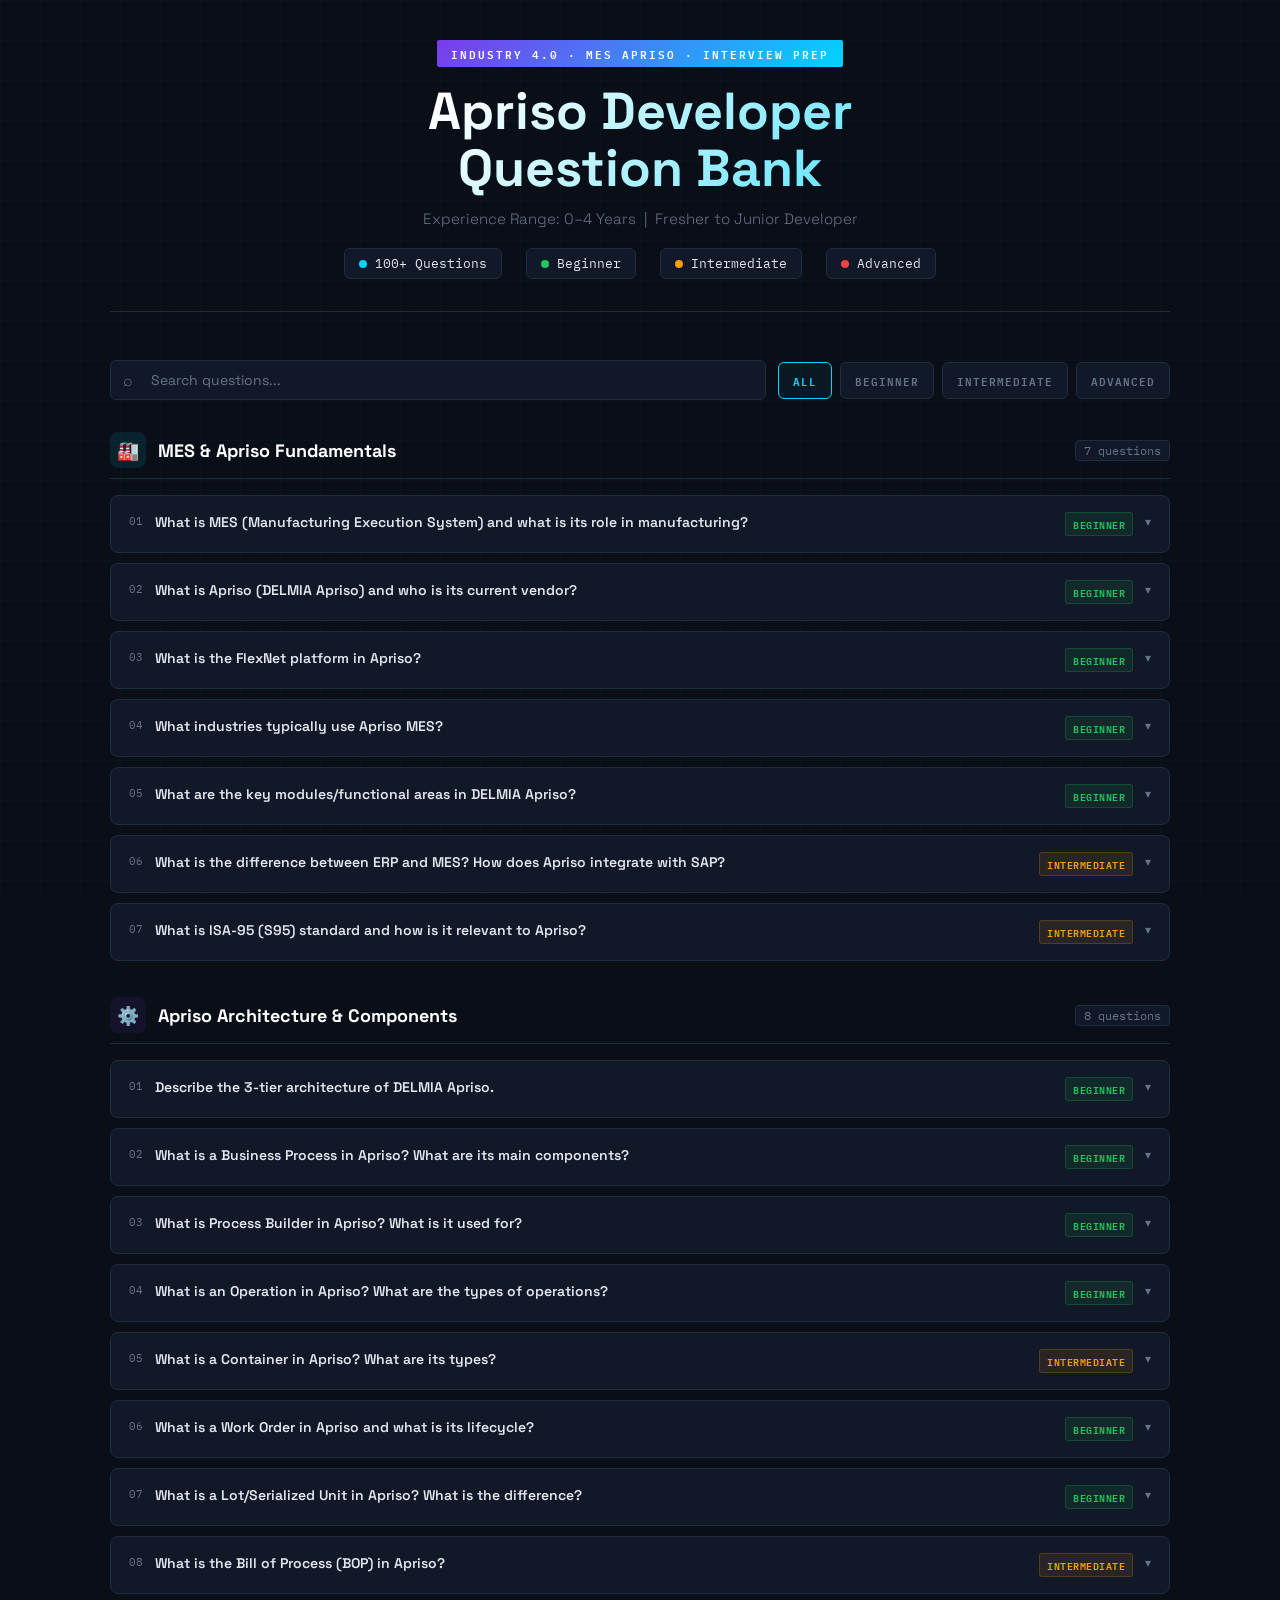
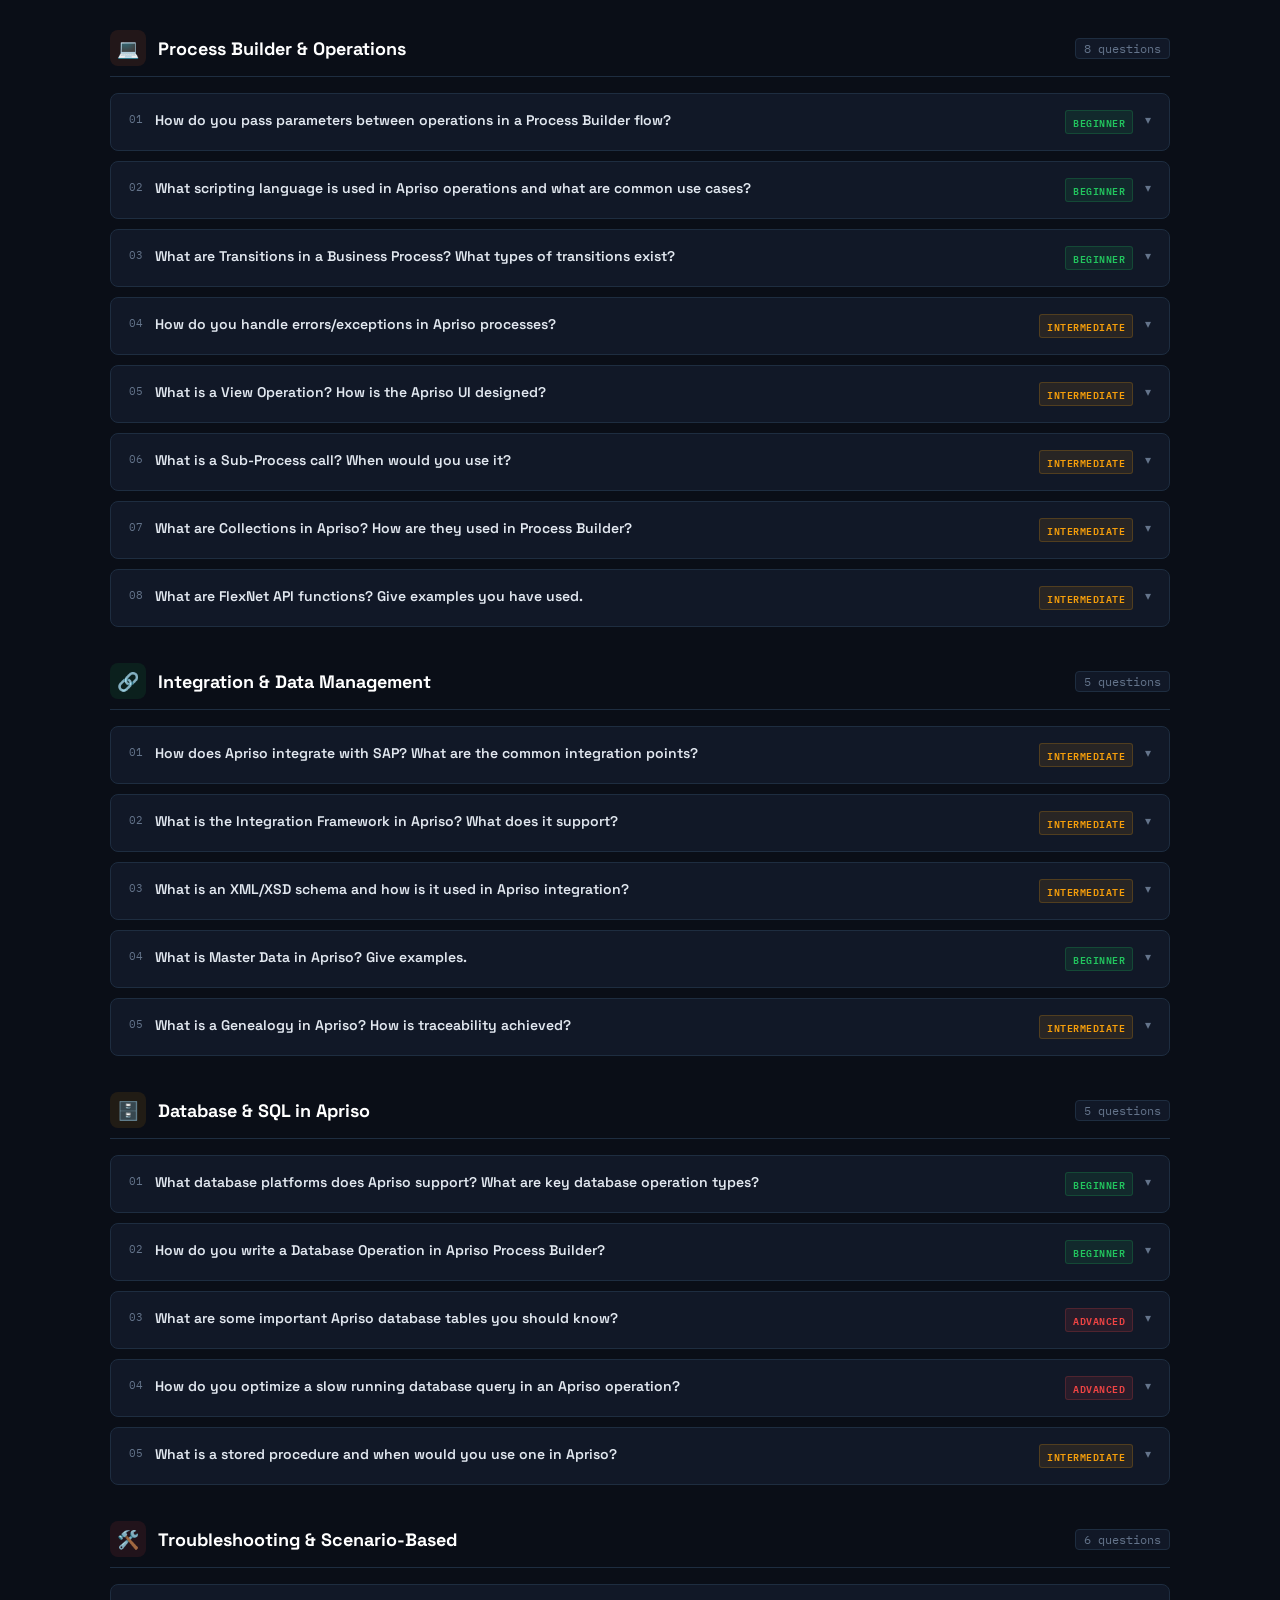
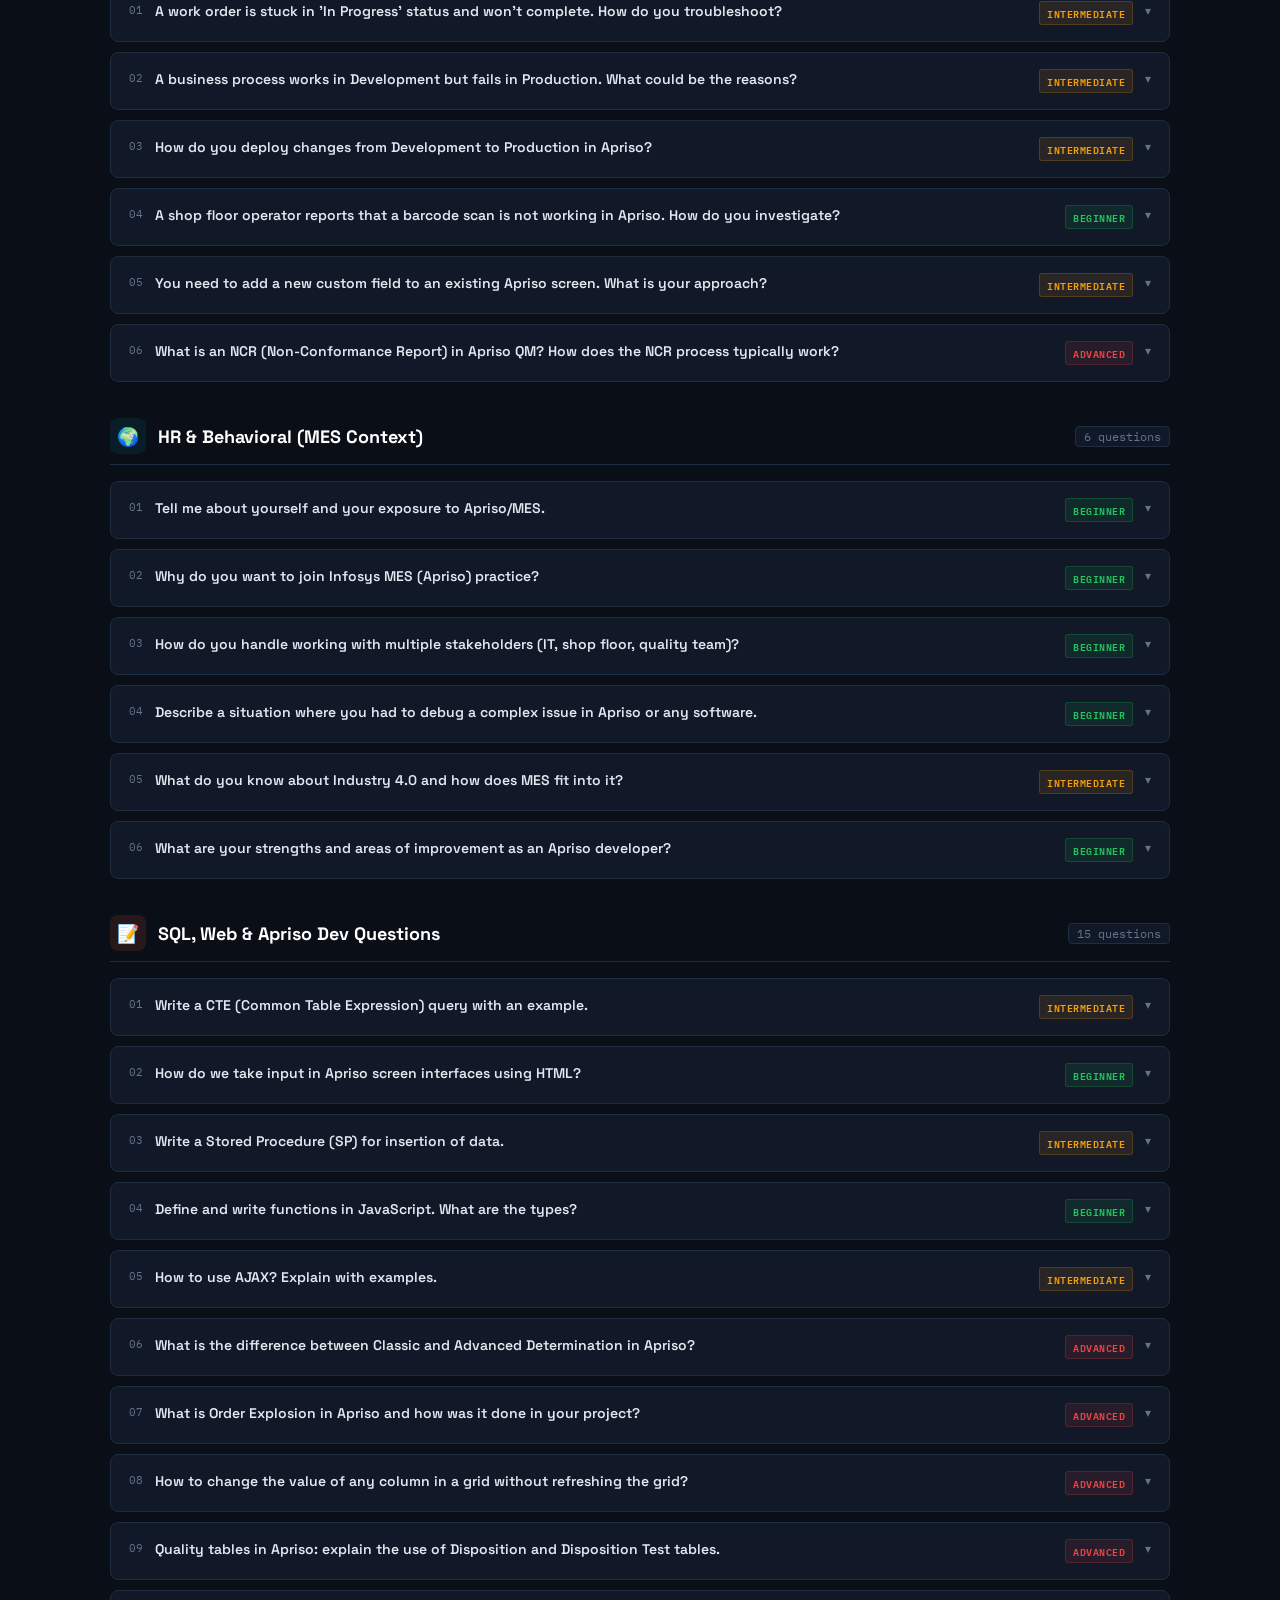
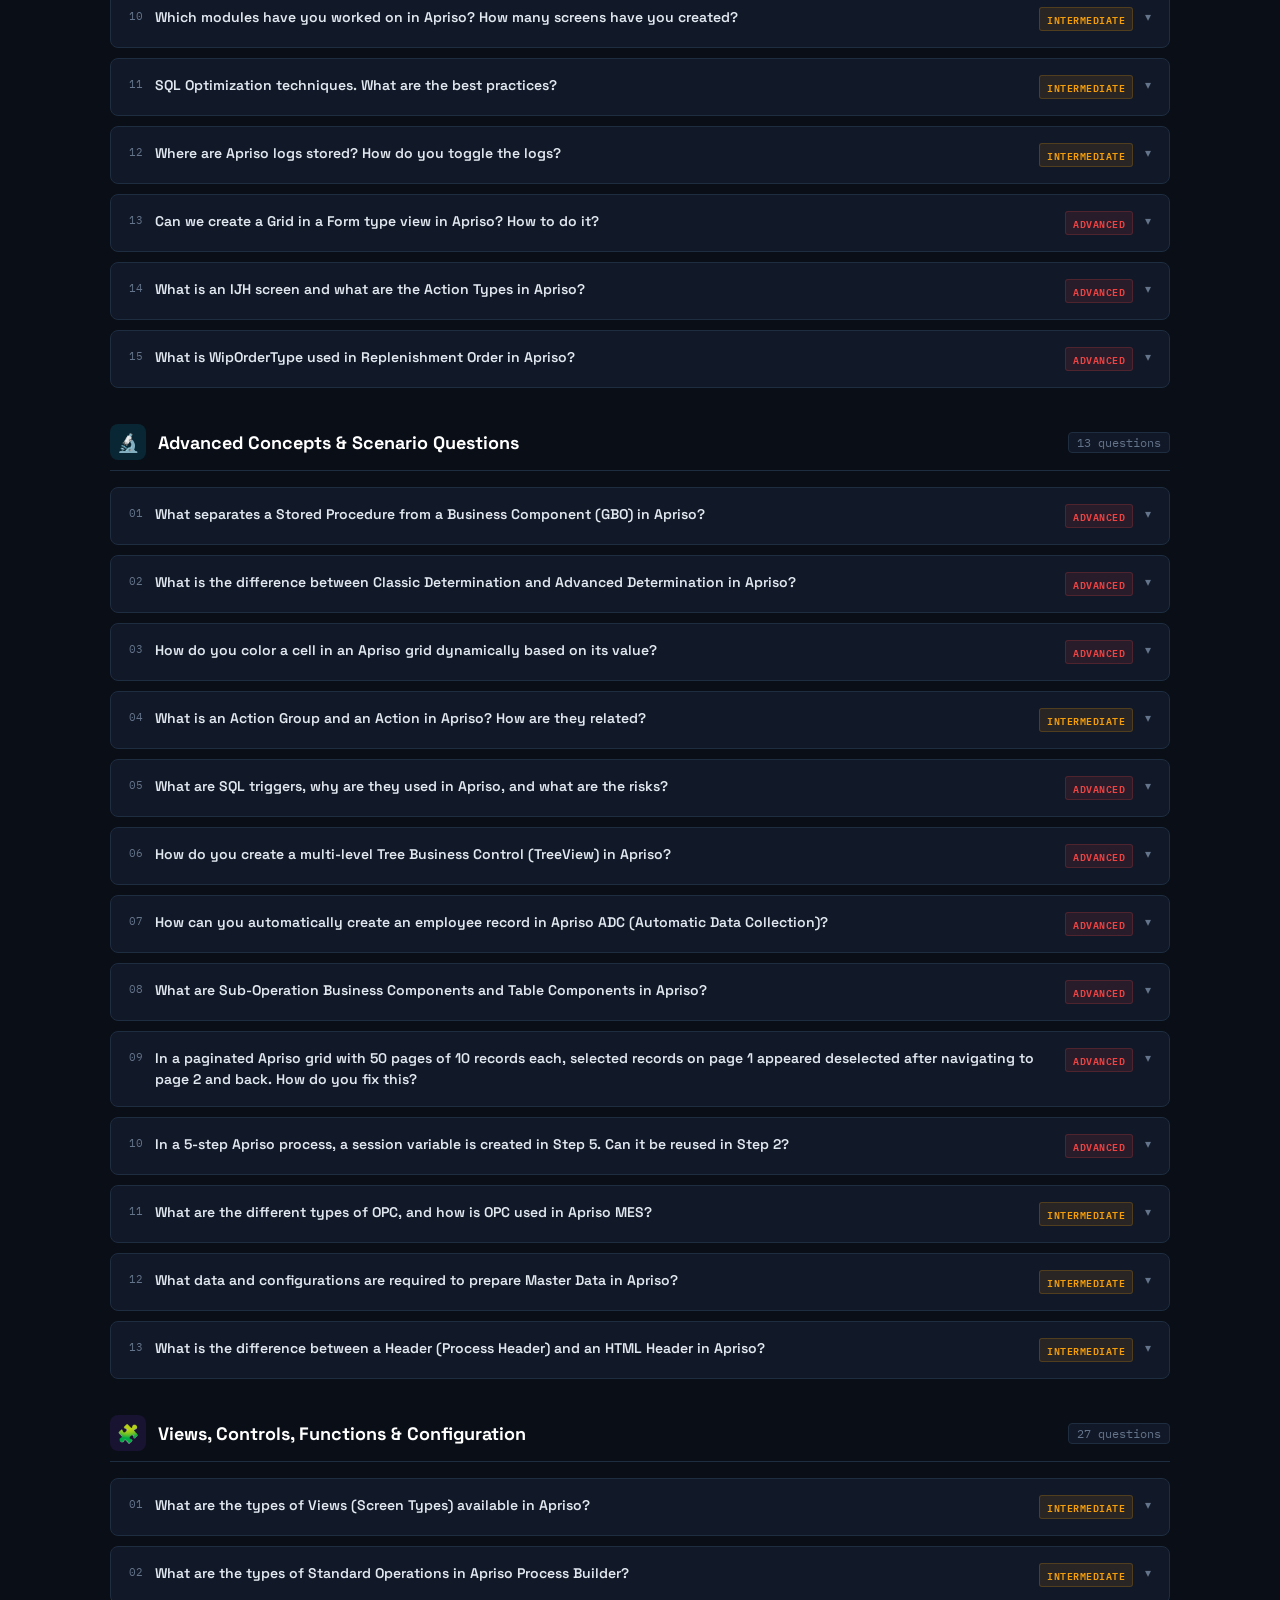
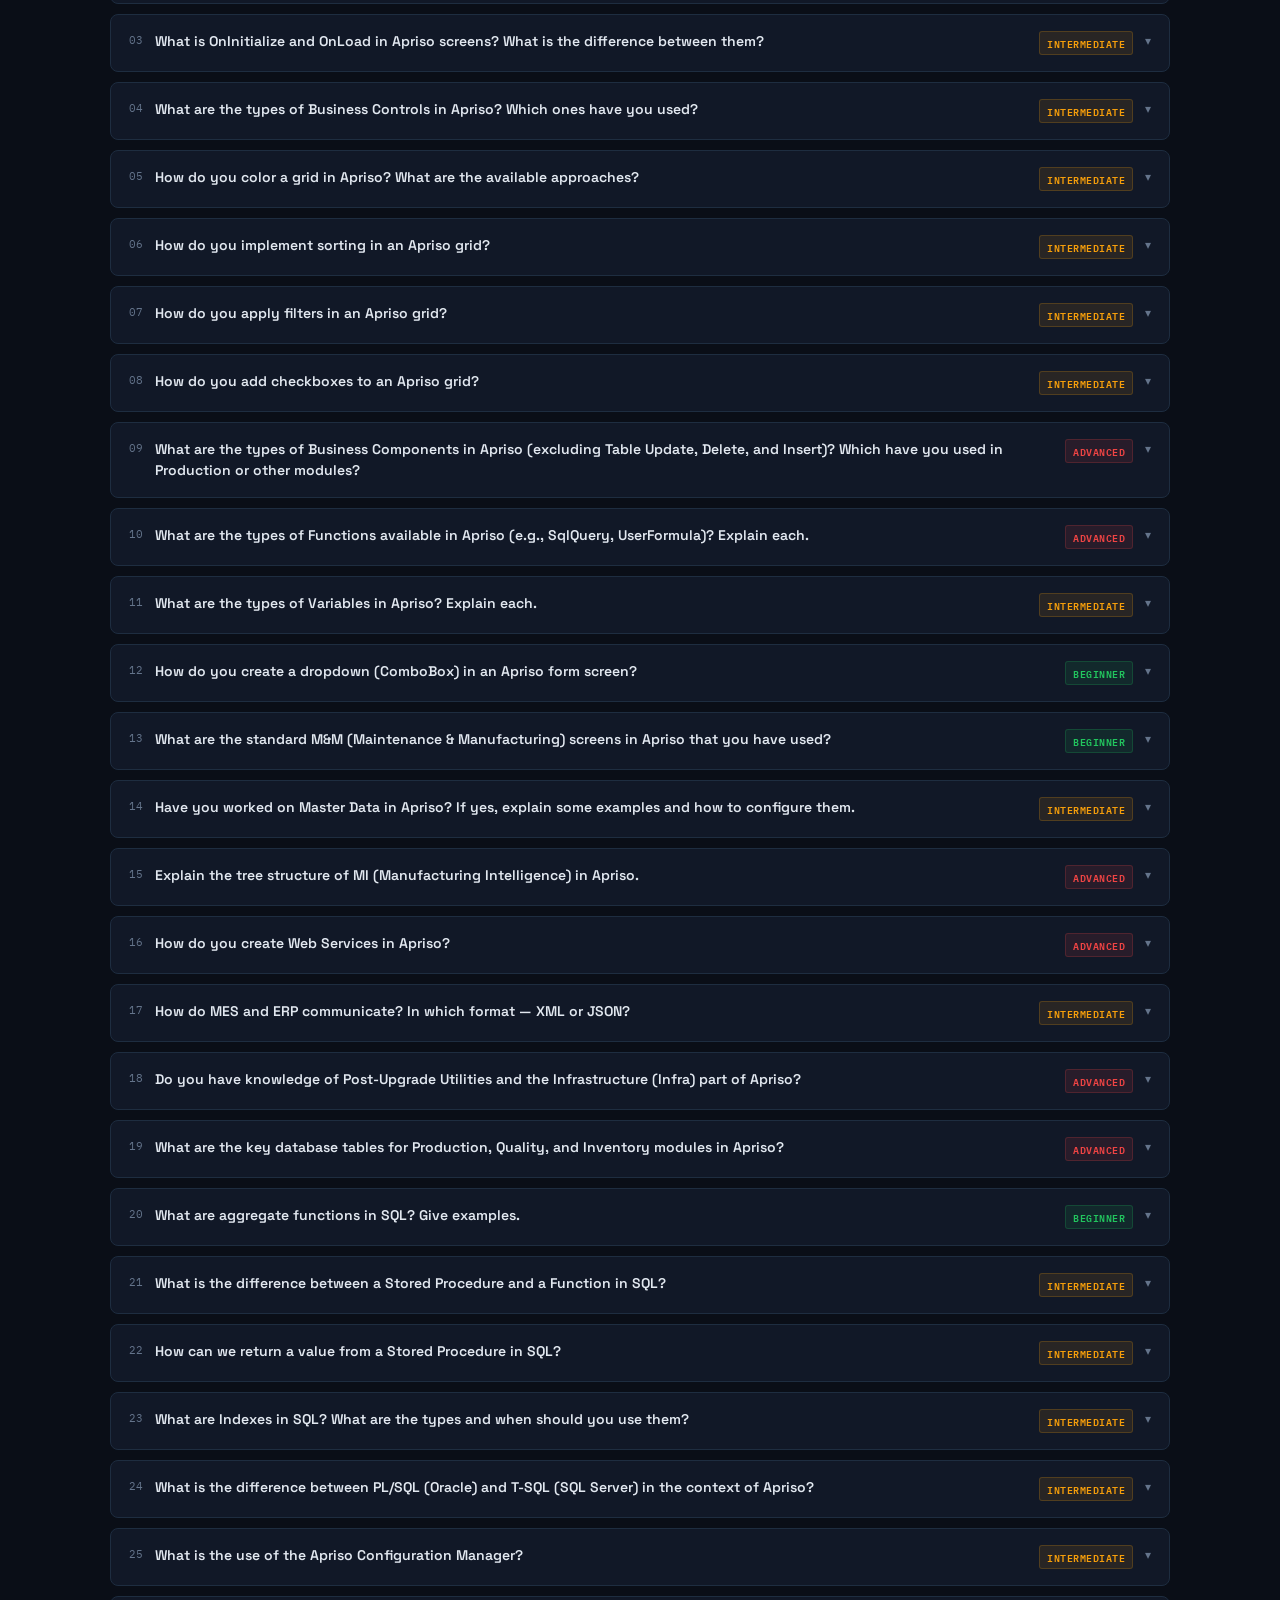
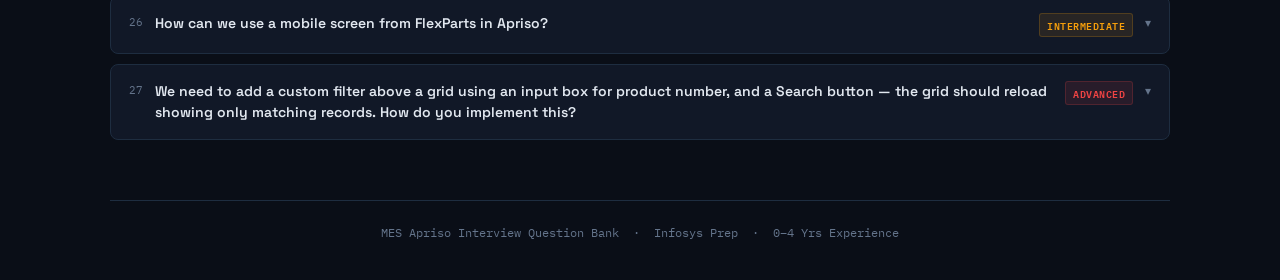
<file: index.html>
<!DOCTYPE html>
<html lang="en">
<head>
  <meta charset="UTF-8">
  <meta name="viewport" content="width=device-width, initial-scale=1.0">
  <title>MES Apriso Interview Questions Bank</title>
  <link rel="stylesheet" href="styles.css">
</head>
<body>

  <div class="container">

    <!-- ── Header ─────────────────────────────────────────── -->
    <header>
      <div class="badge">Industry 4.0 &middot; MES Apriso &middot; Interview Prep</div>
      <h1>Apriso Developer<br>Question Bank</h1>
      <p class="subtitle">Experience Range: 0&ndash;4 Years &nbsp;|&nbsp; Fresher to Junior Developer</p>
      <div class="meta-row">
        <div class="meta-chip"><span class="dot dot-blue"></span> 100+ Questions</div>
        <div class="meta-chip"><span class="dot dot-green"></span> Beginner</div>
        <div class="meta-chip"><span class="dot dot-amber"></span> Intermediate</div>
        <div class="meta-chip"><span class="dot dot-red"></span> Advanced</div>
      </div>
    </header>

    <!-- ── Controls ───────────────────────────────────────── -->
    <div class="controls">
      <div class="search-wrap">
        <span class="search-icon">&#x2315;</span>
        <input type="text" id="searchInput" placeholder="Search questions...">
      </div>
      <div class="filter-btns">
        <button class="filter-btn active" data-filter="all">All</button>
        <button class="filter-btn" data-filter="easy">Beginner</button>
        <button class="filter-btn" data-filter="medium">Intermediate</button>
        <button class="filter-btn" data-filter="hard">Advanced</button>
      </div>
    </div>

    <!-- ── Sections (rendered by app.js) ──────────────────── -->
    <div id="sections-root"></div>

    <!-- ── Footer ─────────────────────────────────────────── -->
    <footer>
      MES Apriso Interview Question Bank &nbsp;&middot;&nbsp; Infosys Prep &nbsp;&middot;&nbsp; 0&ndash;4 Yrs Experience
    </footer>

  </div>

  <!-- Load data first, then the app logic -->
  <script src="data.js"></script>
  <script src="app.js"></script>
</body>
</html>
</file>
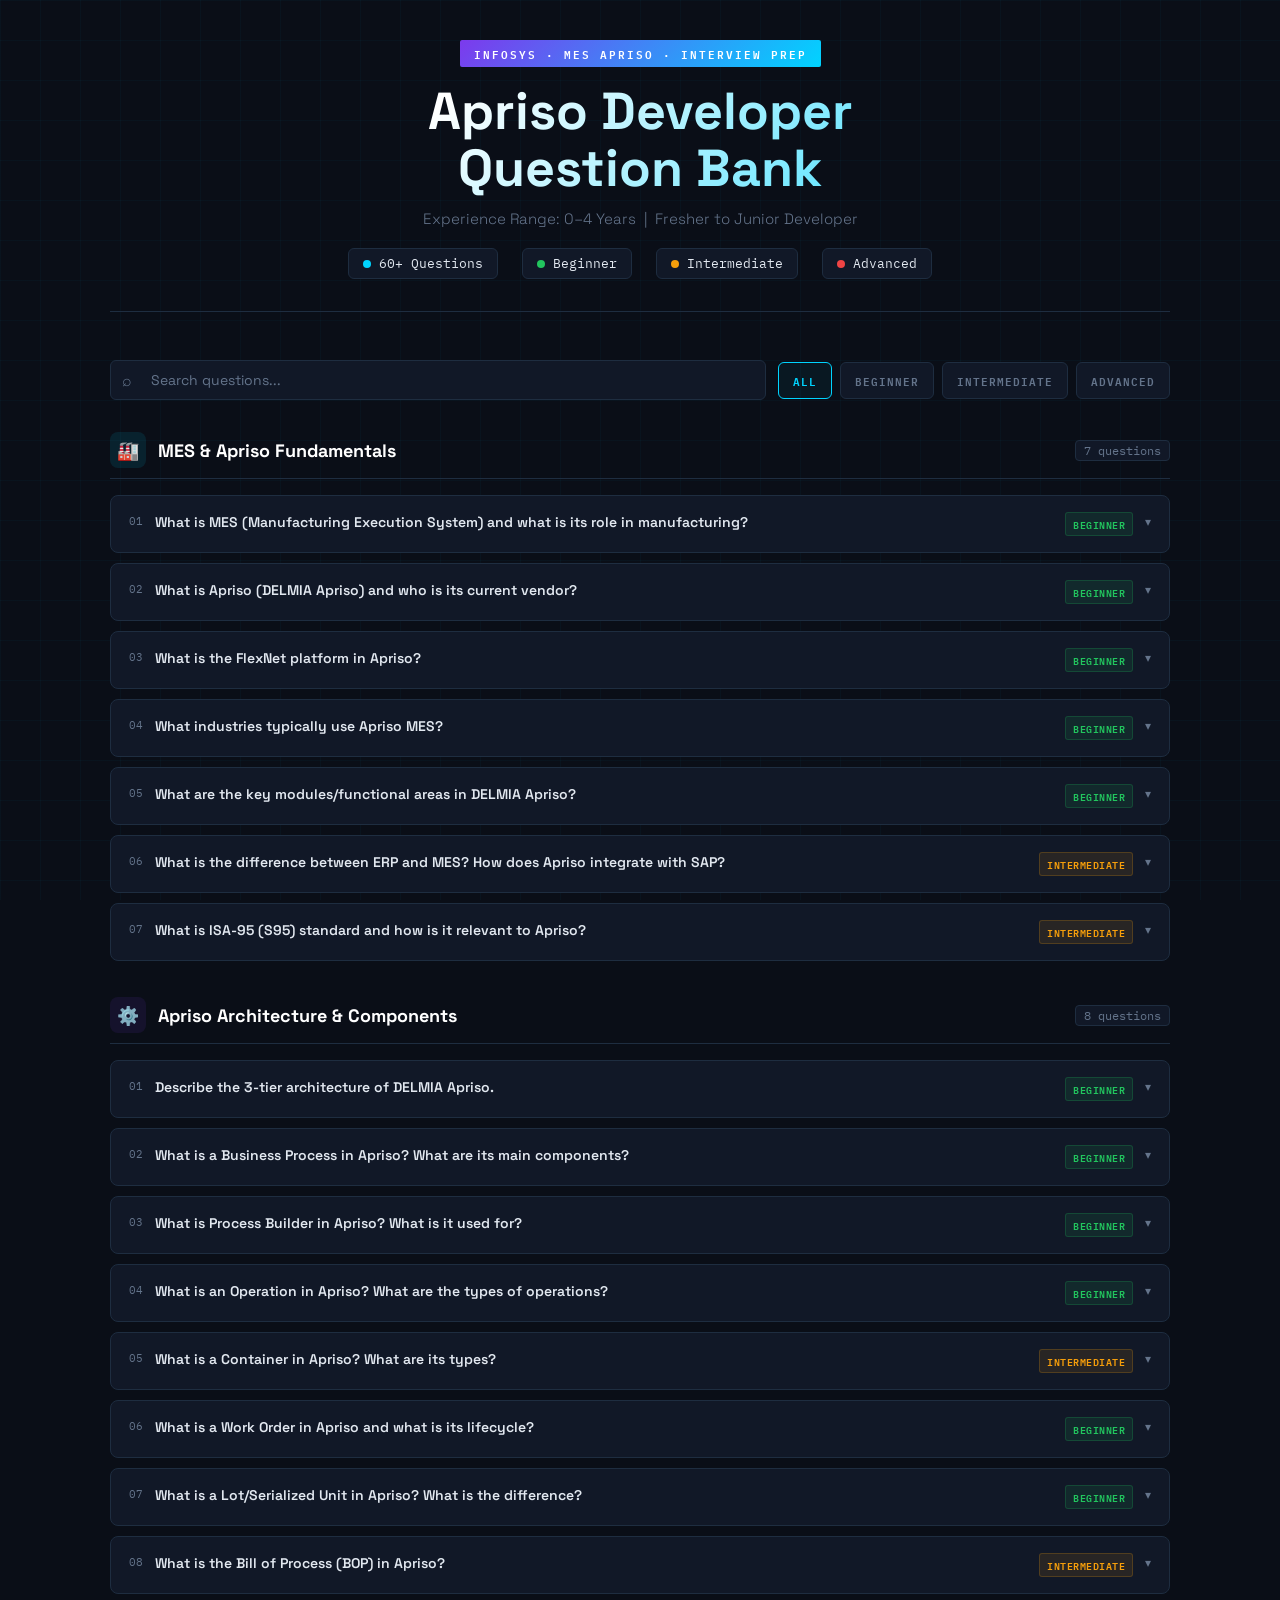
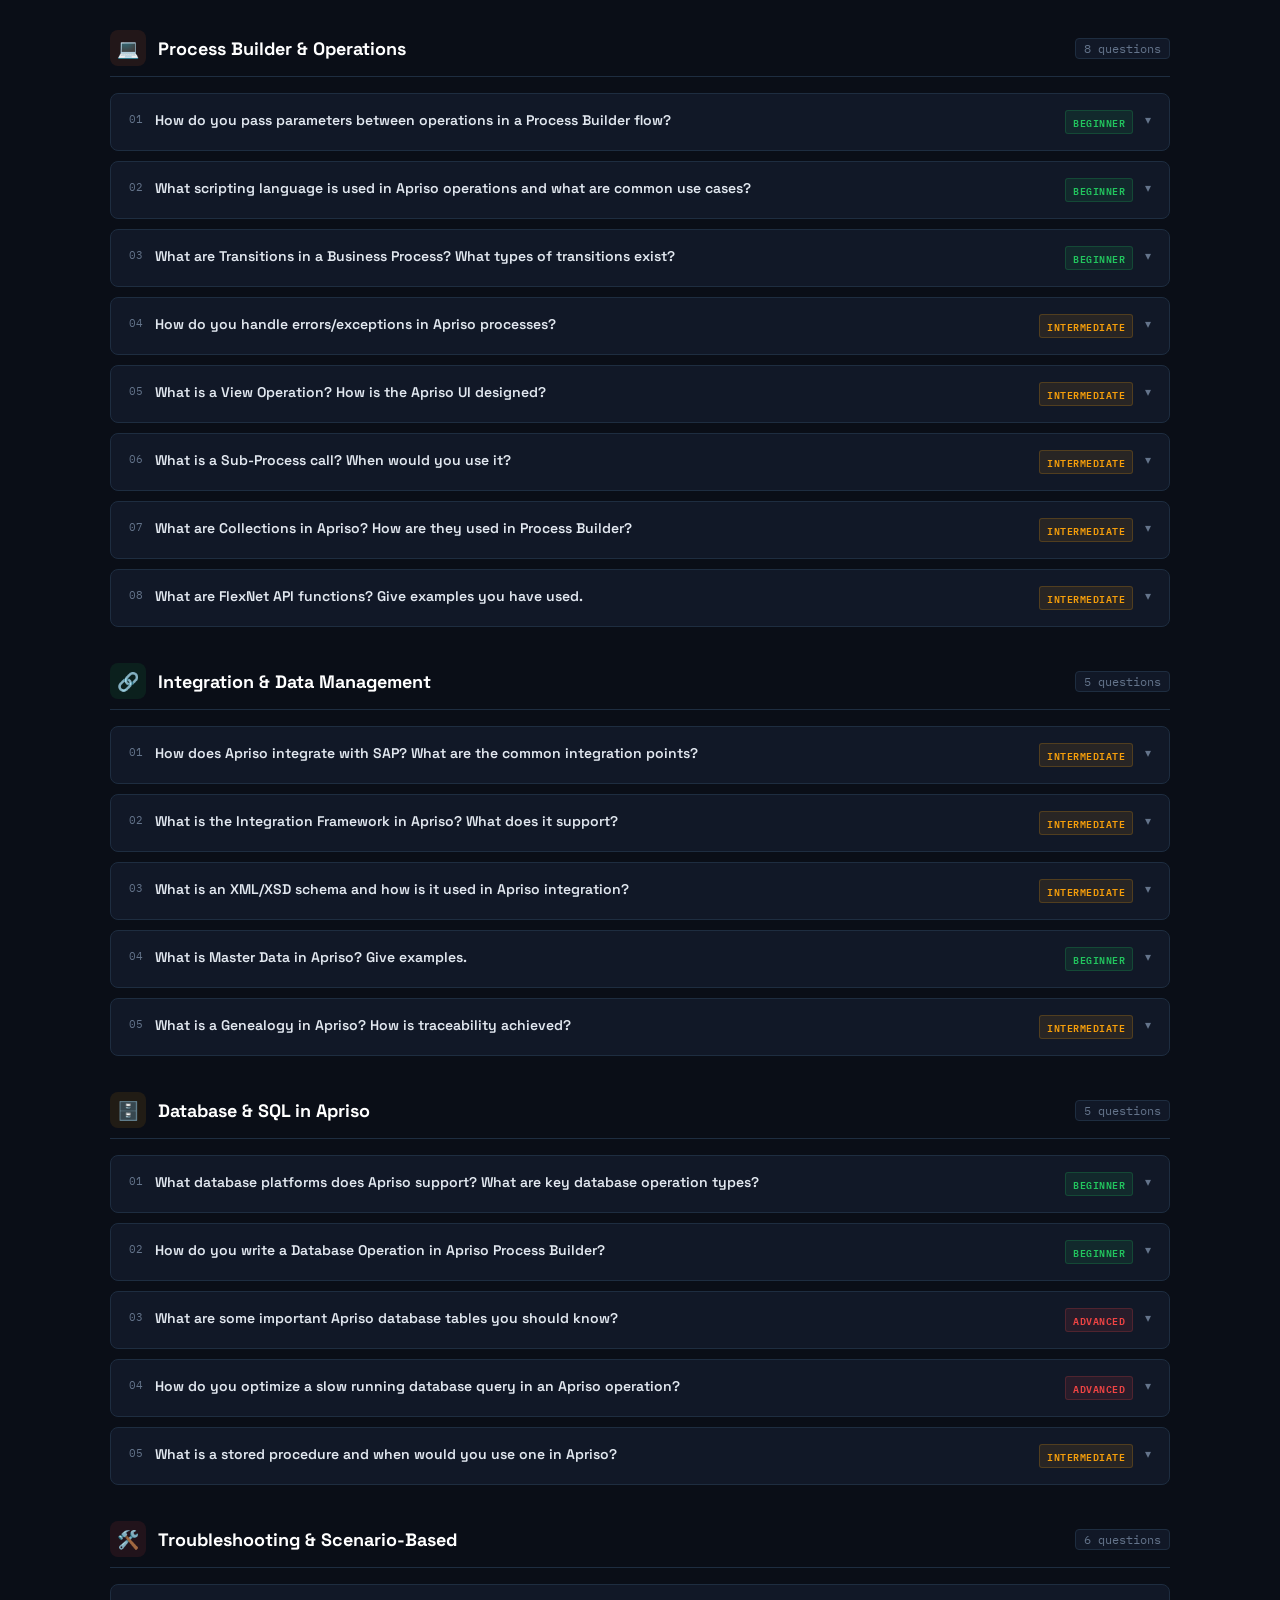
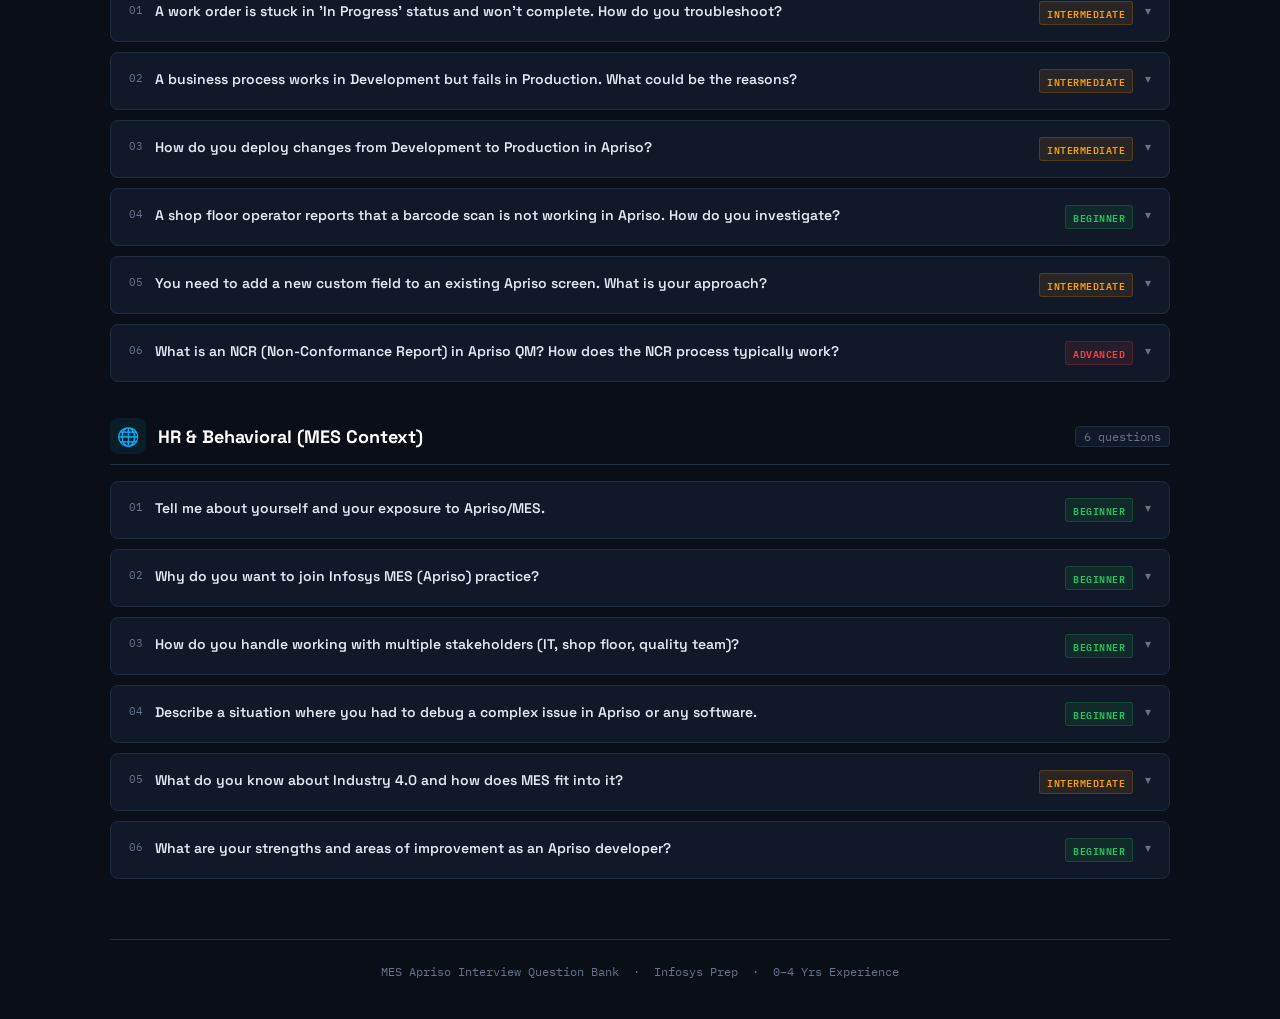
<file: apriso-interview-questions.html>
<!DOCTYPE html>
<html lang="en">
<head>
<meta charset="UTF-8">
<meta name="viewport" content="width=device-width, initial-scale=1.0">
<title>MES Apriso Interview Questions Bank</title>
<style>
  @import url('https://fonts.googleapis.com/css2?family=IBM+Plex+Mono:wght@400;600&family=Space+Grotesk:wght@300;400;600;700&display=swap');

  :root {
    --bg: #0a0e17;
    --panel: #111827;
    --border: #1e2d40;
    --accent: #00d4ff;
    --accent2: #ff6b35;
    --accent3: #7c3aed;
    --text: #e2e8f0;
    --muted: #64748b;
    --easy: #22c55e;
    --medium: #f59e0b;
    --hard: #ef4444;
    --tag-bg: #1e2d40;
  }

  * { margin: 0; padding: 0; box-sizing: border-box; }

  body {
    background: var(--bg);
    color: var(--text);
    font-family: 'Space Grotesk', sans-serif;
    min-height: 100vh;
    overflow-x: hidden;
  }

  /* Grid background */
  body::before {
    content: '';
    position: fixed;
    inset: 0;
    background-image:
      linear-gradient(rgba(0,212,255,0.03) 1px, transparent 1px),
      linear-gradient(90deg, rgba(0,212,255,0.03) 1px, transparent 1px);
    background-size: 40px 40px;
    pointer-events: none;
    z-index: 0;
  }

  .container {
    max-width: 1100px;
    margin: 0 auto;
    padding: 40px 20px;
    position: relative;
    z-index: 1;
  }

  /* HEADER */
  header {
    text-align: center;
    margin-bottom: 48px;
    padding-bottom: 32px;
    border-bottom: 1px solid var(--border);
    position: relative;
  }

  .badge {
    display: inline-block;
    background: linear-gradient(135deg, var(--accent3), var(--accent));
    color: white;
    font-family: 'IBM Plex Mono', monospace;
    font-size: 11px;
    font-weight: 600;
    letter-spacing: 2px;
    text-transform: uppercase;
    padding: 4px 14px;
    border-radius: 2px;
    margin-bottom: 16px;
  }

  h1 {
    font-size: clamp(28px, 5vw, 52px);
    font-weight: 700;
    line-height: 1.1;
    background: linear-gradient(135deg, #fff 30%, var(--accent));
    -webkit-background-clip: text;
    -webkit-text-fill-color: transparent;
    background-clip: text;
    margin-bottom: 12px;
  }

  .subtitle {
    color: var(--muted);
    font-size: 15px;
    font-weight: 300;
  }

  .meta-row {
    display: flex;
    gap: 24px;
    justify-content: center;
    margin-top: 20px;
    flex-wrap: wrap;
  }

  .meta-chip {
    display: flex;
    align-items: center;
    gap: 8px;
    background: var(--panel);
    border: 1px solid var(--border);
    border-radius: 6px;
    padding: 6px 14px;
    font-size: 13px;
    font-family: 'IBM Plex Mono', monospace;
  }

  .dot { width: 8px; height: 8px; border-radius: 50%; }
  .dot-green { background: var(--easy); }
  .dot-amber { background: var(--medium); }
  .dot-red { background: var(--hard); }
  .dot-blue { background: var(--accent); }

  /* SEARCH & FILTER */
  .controls {
    display: flex;
    gap: 12px;
    margin-bottom: 32px;
    flex-wrap: wrap;
    align-items: center;
  }

  .search-wrap {
    flex: 1;
    min-width: 200px;
    position: relative;
  }

  .search-wrap input {
    width: 100%;
    background: var(--panel);
    border: 1px solid var(--border);
    border-radius: 6px;
    color: var(--text);
    font-family: 'Space Grotesk', sans-serif;
    font-size: 14px;
    padding: 10px 16px 10px 40px;
    outline: none;
    transition: border-color 0.2s;
  }

  .search-wrap input:focus { border-color: var(--accent); }
  .search-wrap input::placeholder { color: var(--muted); }

  .search-icon {
    position: absolute;
    left: 12px;
    top: 50%;
    transform: translateY(-50%);
    color: var(--muted);
    font-size: 16px;
  }

  .filter-btns {
    display: flex;
    gap: 8px;
    flex-wrap: wrap;
  }

  .filter-btn {
    background: var(--panel);
    border: 1px solid var(--border);
    border-radius: 6px;
    color: var(--muted);
    cursor: pointer;
    font-family: 'IBM Plex Mono', monospace;
    font-size: 11px;
    font-weight: 600;
    letter-spacing: 1px;
    padding: 8px 14px;
    text-transform: uppercase;
    transition: all 0.2s;
  }

  .filter-btn:hover, .filter-btn.active {
    border-color: var(--accent);
    color: var(--accent);
    background: rgba(0,212,255,0.05);
  }

  /* SECTION */
  .section {
    margin-bottom: 36px;
  }

  .section-header {
    display: flex;
    align-items: center;
    gap: 12px;
    margin-bottom: 16px;
    padding-bottom: 10px;
    border-bottom: 1px solid var(--border);
  }

  .section-icon {
    width: 36px;
    height: 36px;
    border-radius: 8px;
    display: flex;
    align-items: center;
    justify-content: center;
    font-size: 18px;
    flex-shrink: 0;
  }

  .section-title {
    font-size: 18px;
    font-weight: 700;
    color: #fff;
  }

  .section-count {
    margin-left: auto;
    font-family: 'IBM Plex Mono', monospace;
    font-size: 12px;
    color: var(--muted);
    background: var(--panel);
    border: 1px solid var(--border);
    border-radius: 4px;
    padding: 2px 8px;
  }

  /* QUESTION CARD */
  .q-grid {
    display: grid;
    gap: 10px;
  }

  .q-card {
    background: var(--panel);
    border: 1px solid var(--border);
    border-radius: 8px;
    padding: 16px 18px;
    cursor: pointer;
    transition: all 0.2s;
    position: relative;
    overflow: hidden;
  }

  .q-card::before {
    content: '';
    position: absolute;
    left: 0; top: 0; bottom: 0;
    width: 3px;
    background: var(--accent);
    opacity: 0;
    transition: opacity 0.2s;
  }

  .q-card:hover {
    border-color: rgba(0,212,255,0.3);
    transform: translateX(3px);
  }

  .q-card:hover::before { opacity: 1; }
  .q-card.open { border-color: rgba(0,212,255,0.3); }
  .q-card.open::before { opacity: 1; }

  .q-top {
    display: flex;
    align-items: flex-start;
    gap: 12px;
  }

  .q-num {
    font-family: 'IBM Plex Mono', monospace;
    font-size: 11px;
    color: var(--muted);
    flex-shrink: 0;
    margin-top: 2px;
  }

  .q-text {
    font-size: 14px;
    font-weight: 600;
    line-height: 1.5;
    color: var(--text);
    flex: 1;
  }

  .q-tags {
    display: flex;
    gap: 6px;
    margin-left: auto;
    flex-shrink: 0;
    align-items: center;
  }

  .tag {
    font-family: 'IBM Plex Mono', monospace;
    font-size: 10px;
    font-weight: 600;
    padding: 2px 7px;
    border-radius: 3px;
    text-transform: uppercase;
    letter-spacing: 0.5px;
  }

  .tag-easy { background: rgba(34,197,94,0.1); color: var(--easy); border: 1px solid rgba(34,197,94,0.2); }
  .tag-medium { background: rgba(245,158,11,0.1); color: var(--medium); border: 1px solid rgba(245,158,11,0.2); }
  .tag-hard { background: rgba(239,68,68,0.1); color: var(--hard); border: 1px solid rgba(239,68,68,0.2); }

  .q-chevron {
    color: var(--muted);
    font-size: 12px;
    transition: transform 0.2s;
    flex-shrink: 0;
    margin-top: 2px;
  }

  .q-card.open .q-chevron { transform: rotate(180deg); }

  .q-answer {
    display: none;
    margin-top: 14px;
    padding-top: 14px;
    border-top: 1px dashed var(--border);
  }

  .q-card.open .q-answer { display: block; }

  .q-answer p {
    font-size: 13.5px;
    line-height: 1.7;
    color: #94a3b8;
    margin-bottom: 8px;
  }

  .q-answer ul {
    list-style: none;
    padding: 0;
  }

  .q-answer ul li {
    font-size: 13px;
    color: #94a3b8;
    line-height: 1.6;
    padding: 3px 0 3px 18px;
    position: relative;
  }

  .q-answer ul li::before {
    content: '▸';
    position: absolute;
    left: 0;
    color: var(--accent);
    font-size: 10px;
  }

  .q-answer code {
    font-family: 'IBM Plex Mono', monospace;
    font-size: 12px;
    background: rgba(0,212,255,0.08);
    border: 1px solid rgba(0,212,255,0.15);
    color: var(--accent);
    padding: 2px 6px;
    border-radius: 3px;
  }

  .note {
    background: rgba(124,58,237,0.08);
    border: 1px solid rgba(124,58,237,0.2);
    border-radius: 6px;
    padding: 10px 14px;
    font-size: 12.5px;
    color: #a78bfa;
    margin-top: 10px;
  }

  /* HIDDEN */
  .q-card.hidden { display: none; }

  /* PROGRESS */
  .progress-bar-wrap {
    height: 2px;
    background: var(--border);
    border-radius: 2px;
    margin-bottom: 8px;
    overflow: hidden;
  }
  .progress-bar {
    height: 100%;
    background: linear-gradient(90deg, var(--accent3), var(--accent));
    border-radius: 2px;
    transition: width 0.3s;
  }

  footer {
    text-align: center;
    margin-top: 60px;
    padding-top: 24px;
    border-top: 1px solid var(--border);
    color: var(--muted);
    font-size: 12px;
    font-family: 'IBM Plex Mono', monospace;
  }

  @media (max-width: 600px) {
    .q-tags { display: none; }
    .meta-row { gap: 10px; }
  }
</style>
</head>
<body>
<div class="container">

  <header>
    <div class="badge">Infosys · MES Apriso · Interview Prep</div>
    <h1>Apriso Developer<br>Question Bank</h1>
    <p class="subtitle">Experience Range: 0–4 Years &nbsp;|&nbsp; Fresher to Junior Developer</p>
    <div class="meta-row">
      <div class="meta-chip"><span class="dot dot-blue"></span> 60+ Questions</div>
      <div class="meta-chip"><span class="dot dot-green"></span> Beginner</div>
      <div class="meta-chip"><span class="dot dot-amber"></span> Intermediate</div>
      <div class="meta-chip"><span class="dot dot-red"></span> Advanced</div>
    </div>
  </header>

  <div class="controls">
    <div class="search-wrap">
      <span class="search-icon">⌕</span>
      <input type="text" id="searchInput" placeholder="Search questions...">
    </div>
    <div class="filter-btns">
      <button class="filter-btn active" data-filter="all">All</button>
      <button class="filter-btn" data-filter="easy">Beginner</button>
      <button class="filter-btn" data-filter="medium">Intermediate</button>
      <button class="filter-btn" data-filter="hard">Advanced</button>
    </div>
  </div>

  <!-- SECTION 1 -->
  <div class="section" data-section="basics">
    <div class="section-header">
      <div class="section-icon" style="background:rgba(0,212,255,0.1)">🏭</div>
      <span class="section-title">MES & Apriso Fundamentals</span>
      <span class="section-count" id="count-1"></span>
    </div>
    <div class="q-grid" id="grid-1"></div>
  </div>

  <!-- SECTION 2 -->
  <div class="section">
    <div class="section-header">
      <div class="section-icon" style="background:rgba(124,58,237,0.1)">⚙️</div>
      <span class="section-title">Apriso Architecture & Components</span>
      <span class="section-count" id="count-2"></span>
    </div>
    <div class="q-grid" id="grid-2"></div>
  </div>

  <!-- SECTION 3 -->
  <div class="section">
    <div class="section-header">
      <div class="section-icon" style="background:rgba(255,107,53,0.1)">💻</div>
      <span class="section-title">Process Builder & Operations</span>
      <span class="section-count" id="count-3"></span>
    </div>
    <div class="q-grid" id="grid-3"></div>
  </div>

  <!-- SECTION 4 -->
  <div class="section">
    <div class="section-header">
      <div class="section-icon" style="background:rgba(34,197,94,0.1)">🔗</div>
      <span class="section-title">Integration & Data Management</span>
      <span class="section-count" id="count-4"></span>
    </div>
    <div class="q-grid" id="grid-4"></div>
  </div>

  <!-- SECTION 5 -->
  <div class="section">
    <div class="section-header">
      <div class="section-icon" style="background:rgba(245,158,11,0.1)">🗄️</div>
      <span class="section-title">Database & SQL in Apriso</span>
      <span class="section-count" id="count-5"></span>
    </div>
    <div class="q-grid" id="grid-5"></div>
  </div>

  <!-- SECTION 6 -->
  <div class="section">
    <div class="section-header">
      <div class="section-icon" style="background:rgba(239,68,68,0.1)">🛠️</div>
      <span class="section-title">Troubleshooting & Scenario-Based</span>
      <span class="section-count" id="count-6"></span>
    </div>
    <div class="q-grid" id="grid-6"></div>
  </div>

  <!-- SECTION 7 -->
  <div class="section">
    <div class="section-header">
      <div class="section-icon" style="background:rgba(0,212,255,0.08)">🌐</div>
      <span class="section-title">HR & Behavioral (MES Context)</span>
      <span class="section-count" id="count-7"></span>
    </div>
    <div class="q-grid" id="grid-7"></div>
  </div>

  <footer>MES Apriso Interview Question Bank &nbsp;·&nbsp; Infosys Prep &nbsp;·&nbsp; 0–4 Yrs Experience</footer>
</div>

<script>
const sections = {
  1: {
    questions: [
      {
        q: "What is MES (Manufacturing Execution System) and what is its role in manufacturing?",
        a: `<p>MES is a software system that connects, monitors, and controls complex manufacturing systems and data flows on the factory floor. It sits between ERP (Enterprise Resource Planning) and the plant floor.</p>
        <ul>
          <li>Tracks and documents real-time production from raw materials to finished goods</li>
          <li>Manages work orders, scheduling, quality control, material tracking, and labor</li>
          <li>Bridges the gap between planning systems (ERP like SAP) and actual shop floor operations</li>
          <li>Provides traceability and genealogy of manufactured products</li>
        </ul>`,
        level: "easy"
      },
      {
        q: "What is Apriso (DELMIA Apriso) and who is its current vendor?",
        a: `<p>Apriso is a Manufacturing Execution System (MES) solution now branded as <code>DELMIA Apriso</code>, owned by Dassault Systèmes. It was originally developed by Apriso Corporation and acquired by Dassault Systèmes in 2013.</p>
        <ul>
          <li>Used for global manufacturing operations management (MOM)</li>
          <li>Provides process-driven, configurable workflows across multiple plants</li>
          <li>Supports discrete, process, and hybrid manufacturing industries</li>
          <li>Runs on the FlexNet platform</li>
        </ul>`,
        level: "easy"
      },
      {
        q: "What is the FlexNet platform in Apriso?",
        a: `<p>FlexNet is the underlying application platform on which DELMIA Apriso is built. It provides the runtime environment for all Apriso processes and operations.</p>
        <ul>
          <li>Object-oriented, process-driven platform</li>
          <li>Supports multi-site, multi-language deployments</li>
          <li>Provides the Process Builder IDE for development</li>
          <li>Handles security, sessions, transactions, and scalability</li>
          <li>Built on a 3-tier architecture: client, application server, database</li>
        </ul>`,
        level: "easy"
      },
      {
        q: "What industries typically use Apriso MES?",
        a: `<ul>
          <li>Aerospace & Defense</li>
          <li>Automotive manufacturing</li>
          <li>High-tech electronics</li>
          <li>Medical devices & pharmaceuticals</li>
          <li>Industrial equipment / heavy machinery</li>
          <li>Consumer goods & packaging</li>
        </ul>
        <p>Apriso excels in regulated industries where traceability, genealogy, and compliance are critical.</p>`,
        level: "easy"
      },
      {
        q: "What are the key modules/functional areas in DELMIA Apriso?",
        a: `<ul>
          <li><strong>Production Management</strong> – Work orders, scheduling, execution</li>
          <li><strong>Quality Management</strong> – Inspection plans, NCR, CAPA</li>
          <li><strong>Inventory & Material Management</strong> – Lot tracking, warehouse</li>
          <li><strong>Labor Management</strong> – Time tracking, skills, certifications</li>
          <li><strong>Genealogy & Traceability</strong> – Bill of Process, full traceability tree</li>
          <li><strong>Equipment Management</strong> – OEE, maintenance, calibration</li>
          <li><strong>Global Process Management</strong> – Multi-site process governance</li>
        </ul>`,
        level: "easy"
      },
      {
        q: "What is the difference between ERP and MES? How does Apriso integrate with SAP?",
        a: `<p><strong>ERP</strong> handles business-level planning: orders, procurement, finance, HR. <strong>MES</strong> handles real-time shop floor execution.</p>
        <ul>
          <li>ERP creates production orders → MES executes and tracks them</li>
          <li>MES sends actual quantities, labor, quality data back to ERP</li>
          <li>Apriso integrates with SAP via IDOC, BAPI, RFC, or REST/Web Services</li>
          <li>Apriso has a dedicated SAP Integration Framework with standard adapters</li>
          <li>Common exchanges: Work orders, Confirmations, Goods movements, Quality notifications</li>
        </ul>`,
        level: "medium"
      },
      {
        q: "What is ISA-95 (S95) standard and how is it relevant to Apriso?",
        a: `<p>ISA-95 is an international standard for developing an automated interface between enterprise and plant floor systems. Apriso is designed around ISA-95 / IEC 62264 data models.</p>
        <ul>
          <li>Defines levels: Level 3 (MES/MOM) sits between Level 4 (ERP) and Level 2 (SCADA/PLC)</li>
          <li>Apriso's object model (Personnel, Equipment, Material, Process Segments) maps to ISA-95</li>
          <li>Helps ensure interoperability between Apriso and other enterprise systems</li>
        </ul>`,
        level: "medium"
      }
    ]
  },
  2: {
    questions: [
      {
        q: "Describe the 3-tier architecture of DELMIA Apriso.",
        a: `<ul>
          <li><strong>Presentation Tier</strong> – Web browser client (HTML5/JavaScript UI). Users interact via Apriso portals and screens</li>
          <li><strong>Application Tier</strong> – FlexNet Application Server (Java-based). Hosts business logic, process execution engine, and services</li>
          <li><strong>Data Tier</strong> – Database (Oracle or MS SQL Server). Stores all manufacturing data, metadata, configurations</li>
        </ul>
        <div class="note">Apriso moved to a web-based UI from the older Windows-based client.</div>`,
        level: "easy"
      },
      {
        q: "What is a Business Process in Apriso? What are its main components?",
        a: `<p>A Business Process in Apriso is a configurable workflow that defines how a manufacturing task is executed. It is created and managed in Process Builder.</p>
        <ul>
          <li><strong>Operations</strong> – Logical steps/tasks within a process</li>
          <li><strong>Transitions</strong> – Flow control between operations (conditional or unconditional)</li>
          <li><strong>Parameters</strong> – Input/output data passed between operations</li>
          <li><strong>Resources</strong> – Equipment, personnel, material involved</li>
          <li><strong>Events</strong> – Triggers that start or branch processes</li>
        </ul>`,
        level: "easy"
      },
      {
        q: "What is Process Builder in Apriso? What is it used for?",
        a: `<p>Process Builder is the Integrated Development Environment (IDE) in Apriso used by developers to design, configure, and deploy business processes and operations.</p>
        <ul>
          <li>Drag-and-drop workflow designer for defining process flows</li>
          <li>Configure operations, transitions, parameters, and rules</li>
          <li>Write scripting logic (VBScript/JScript within operations)</li>
          <li>Manage database queries and integrations</li>
          <li>Deploy configurations to environments (dev, test, prod)</li>
        </ul>`,
        level: "easy"
      },
      {
        q: "What is an Operation in Apriso? What are the types of operations?",
        a: `<p>An Operation is the fundamental executable unit within a Business Process. Each operation performs a specific action.</p>
        <ul>
          <li><strong>Sub-Process Operation</strong> – Calls another business process</li>
          <li><strong>Database Operation</strong> – Executes SQL queries (SELECT, INSERT, UPDATE)</li>
          <li><strong>Scripting Operation</strong> – Contains VBScript/JavaScript for custom logic</li>
          <li><strong>Integration Operation</strong> – Calls external web services or APIs</li>
          <li><strong>View Operation</strong> – Renders a UI screen to the user</li>
          <li><strong>Event Operation</strong> – Raises or handles system events</li>
          <li><strong>Decision Operation</strong> – Evaluates conditions to route flow</li>
        </ul>`,
        level: "easy"
      },
      {
        q: "What is a Container in Apriso? What are its types?",
        a: `<p>A Container is a logical grouping of processes or functions in Apriso, similar to a module or package.</p>
        <ul>
          <li><strong>Business Process Container</strong> – Groups related business processes</li>
          <li><strong>Operation Container</strong> – Groups re-usable operations</li>
          <li><strong>Global Container</strong> – Shared across the platform (standard Apriso objects)</li>
          <li><strong>Customer Container</strong> – Custom/customer-specific configurations</li>
        </ul>
        <div class="note">It is a best practice to never modify Global/Standard containers; always extend them in Customer containers.</div>`,
        level: "medium"
      },
      {
        q: "What is a Work Order in Apriso and what is its lifecycle?",
        a: `<ul>
          <li><strong>Created</strong> – Work order received (from ERP or manually)</li>
          <li><strong>Scheduled</strong> – Assigned to a facility/line/machine</li>
          <li><strong>Released</strong> – Made available for shop floor execution</li>
          <li><strong>In Progress</strong> – Active production underway</li>
          <li><strong>Completed</strong> – All operations finished</li>
          <li><strong>Closed</strong> – Confirmed back to ERP (e.g., SAP confirmation)</li>
        </ul>`,
        level: "easy"
      },
      {
        q: "What is a Lot/Serialized Unit in Apriso? What is the difference?",
        a: `<p>Apriso supports two material tracking modes:</p>
        <ul>
          <li><strong>Lot</strong> – A batch quantity tracked by a single Lot ID. Example: 100 units in Lot 001</li>
          <li><strong>Serialized Unit (SU)</strong> – Each individual unit has a unique serial number</li>
          <li>Serialized tracking is used for high-value or regulated products (aerospace, medical)</li>
          <li>Lots are preferred for high-volume, low-cost discrete or process manufacturing</li>
        </ul>`,
        level: "easy"
      },
      {
        q: "What is the Bill of Process (BOP) in Apriso?",
        a: `<p>The Bill of Process (BOP) defines the sequence of operations required to manufacture a product. It is the manufacturing equivalent of a Bill of Materials (BOM).</p>
        <ul>
          <li>Defines which operations to perform and in what sequence</li>
          <li>Links to equipment, personnel skills, and material requirements</li>
          <li>Drives the execution of work orders on the shop floor</li>
          <li>Can be plant-specific or global/template-based</li>
          <li>Also called Process Plan or Routing in some MES systems</li>
        </ul>`,
        level: "medium"
      }
    ]
  },
  3: {
    questions: [
      {
        q: "How do you pass parameters between operations in a Process Builder flow?",
        a: `<p>Parameters are the data-passing mechanism between operations in a business process.</p>
        <ul>
          <li>Each operation can define <strong>Input</strong> and <strong>Output</strong> parameters</li>
          <li>Parameters are mapped in the Process Builder transition/mapping screen</li>
          <li>Process-level parameters can be shared across all operations in the process</li>
          <li>Types include: String, Integer, Double, Boolean, Date, Object, Collection</li>
          <li>Use <code>Get/Set Parameter</code> script functions to manipulate them in scripting operations</li>
        </ul>`,
        level: "easy"
      },
      {
        q: "What scripting language is used in Apriso operations and what are common use cases?",
        a: `<p>Apriso supports <strong>VBScript</strong> (primarily) and JScript within scripting operations in Process Builder.</p>
        <ul>
          <li>Conditional logic: if/else branching based on parameter values</li>
          <li>String manipulation: parsing, concatenating, formatting data</li>
          <li>Date/time calculations: computing due dates, shift times</li>
          <li>Mathematical calculations: yield, scrap, efficiency formulas</li>
          <li>Calling FlexNet API functions: <code>FlexNet.GetObject()</code>, <code>FlexNet.SetParameter()</code></li>
          <li>Error handling: raising custom error messages to the UI</li>
        </ul>`,
        level: "easy"
      },
      {
        q: "What are Transitions in a Business Process? What types of transitions exist?",
        a: `<ul>
          <li><strong>Unconditional Transition</strong> – Always flows to the next operation</li>
          <li><strong>Conditional Transition</strong> – Flows based on a condition (expression or parameter value)</li>
          <li><strong>Error Transition</strong> – Routes flow when an operation throws an error</li>
          <li><strong>Default Transition</strong> – Fallback when no condition is met</li>
        </ul>
        <p>Transitions are drawn as arrows in the Process Builder diagram and can carry parameter mappings.</p>`,
        level: "easy"
      },
      {
        q: "How do you handle errors/exceptions in Apriso processes?",
        a: `<ul>
          <li>Use <strong>Error Transitions</strong> in Process Builder to catch operation errors</li>
          <li>Script operations can use <code>Err.Raise</code> (VBScript) to throw custom errors</li>
          <li>Use <code>On Error Resume Next</code> for graceful error handling in scripts</li>
          <li>Log errors using Apriso's logging API: <code>FlexNet.Log()</code></li>
          <li>Display user-friendly error messages via View operations or pop-up dialogs</li>
          <li>Rollback transactions by configuring transaction boundaries in the process</li>
        </ul>`,
        level: "medium"
      },
      {
        q: "What is a View Operation? How is the Apriso UI designed?",
        a: `<p>A View Operation renders a screen or form to the end user within a business process flow.</p>
        <ul>
          <li>Views are defined using the <strong>Screen Builder</strong> / UI Designer in Apriso</li>
          <li>Supports standard controls: text fields, dropdowns, grids, buttons, labels</li>
          <li>Apriso 2016+ uses HTML5-based responsive UI</li>
          <li>Views bind to process parameters for input/output</li>
          <li>JavaScript and CSS can be used for custom UI behavior</li>
          <li>Views can be embedded in Portals (dashboards) for navigation</li>
        </ul>`,
        level: "medium"
      },
      {
        q: "What is a Sub-Process call? When would you use it?",
        a: `<p>A Sub-Process operation calls another Business Process from within a parent process.</p>
        <ul>
          <li>Used for <strong>reusability</strong> – common logic encapsulated once and called from many places</li>
          <li>Used for <strong>modularization</strong> – breaking large processes into manageable chunks</li>
          <li>Parameters are mapped between caller and callee process</li>
          <li>Examples: Common validation logic, SAP integration calls, quality inspection sub-flows</li>
        </ul>`,
        level: "medium"
      },
      {
        q: "What are Collections in Apriso? How are they used in Process Builder?",
        a: `<p>Collections are list-type parameters in Apriso — essentially arrays or recordsets of data.</p>
        <ul>
          <li>Database operations return result sets as Collections</li>
          <li>Collections can be iterated in loops within scripting operations</li>
          <li>Bound to grid controls in View operations to display tabular data</li>
          <li>Common methods: <code>Collection.Count</code>, <code>Collection.Item(index)</code></li>
          <li>Used for displaying multiple work orders, lots, or inspection results in a table</li>
        </ul>`,
        level: "medium"
      },
      {
        q: "What are FlexNet API functions? Give examples you have used.",
        a: `<p>FlexNet API is a set of built-in functions available in Apriso scripting operations to interact with the platform.</p>
        <ul>
          <li><code>FlexNet.GetObject("ClassName")</code> – Get a business object instance</li>
          <li><code>FlexNet.SetParameter("ParamName", value)</code> – Set a process parameter</li>
          <li><code>FlexNet.GetParameter("ParamName")</code> – Read a process parameter</li>
          <li><code>FlexNet.Log(message, level)</code> – Write to Apriso log</li>
          <li><code>FlexNet.RaiseError(code, message)</code> – Throw a custom error</li>
          <li><code>FlexNet.GetCurrentUser()</code> – Get logged-in user info</li>
        </ul>`,
        level: "medium"
      }
    ]
  },
  4: {
    questions: [
      {
        q: "How does Apriso integrate with SAP? What are the common integration points?",
        a: `<p>Apriso integrates with SAP using multiple mechanisms:</p>
        <ul>
          <li><strong>IDOCs</strong> – For batch/asynchronous message exchange (e.g., production orders, goods movements)</li>
          <li><strong>RFC/BAPI</strong> – Synchronous function calls to SAP modules</li>
          <li><strong>Web Services (SOAP/REST)</strong> – For modern integrations</li>
          <li><strong>SAP Integration Framework (SIF)</strong> – Apriso's built-in SAP adapter</li>
          <li>Common flows: Receive Work Orders from SAP PP, Send Production Confirmations, Goods Issue/Receipt, Quality Notifications</li>
        </ul>`,
        level: "medium"
      },
      {
        q: "What is the Integration Framework in Apriso? What does it support?",
        a: `<ul>
          <li>Apriso's Integration Framework enables connectivity to external systems</li>
          <li>Supports <strong>Web Services</strong> (SOAP and REST)</li>
          <li>Supports <strong>Messaging</strong> (JMS, MSMQ, IBM MQ)</li>
          <li>Supports <strong>File-based</strong> integration (XML, CSV via FTP/SFTP)</li>
          <li>Supports <strong>Database-to-Database</strong> direct connections</li>
          <li>Provides SAP-specific adapters (BAPI, IDOC, RFC)</li>
          <li>Integration Operations in Process Builder call configured integration endpoints</li>
        </ul>`,
        level: "medium"
      },
      {
        q: "What is an XML/XSD schema and how is it used in Apriso integration?",
        a: `<p>XML is used as the primary data exchange format in Apriso integrations.</p>
        <ul>
          <li>XSD (XML Schema Definition) defines the structure/validation rules for XML messages</li>
          <li>Apriso uses XML for SAP IDOC messages, web service payloads, and file-based exchanges</li>
          <li>Scripting operations parse XML using DOM or XPath functions</li>
          <li>Import/Export of Apriso configurations is also done via XML packages</li>
          <li>Mapping operations transform XML from one schema to another</li>
        </ul>`,
        level: "medium"
      },
      {
        q: "What is Master Data in Apriso? Give examples.",
        a: `<p>Master Data is the foundational reference data that defines the manufacturing environment in Apriso.</p>
        <ul>
          <li><strong>Facility/Plant</strong> – Physical manufacturing locations</li>
          <li><strong>Equipment/Resources</strong> – Machines, tools, production lines</li>
          <li><strong>Personnel/Users</strong> – Operators, supervisors with roles and skills</li>
          <li><strong>Material/Part</strong> – Products, components, raw materials</li>
          <li><strong>Bill of Process (BOP)</strong> – Process routing definition</li>
          <li><strong>Customer/Supplier</strong> – External business partners</li>
        </ul>`,
        level: "easy"
      },
      {
        q: "What is a Genealogy in Apriso? How is traceability achieved?",
        a: `<p>Genealogy in Apriso tracks the complete history of a product — all materials consumed, operations performed, equipment used, and personnel involved in manufacturing.</p>
        <ul>
          <li>Parent-child relationships tracked between serial numbers and lots</li>
          <li>Every operation completion is stamped with timestamp, user, equipment</li>
          <li>Traceability reports show forward (where did this go?) and backward (what went into this?) views</li>
          <li>Critical for regulated industries: FDA, AS9100, IATF 16949 compliance</li>
          <li>Genealogy data stored in the <code>GEN_</code> family of tables in the database</li>
        </ul>`,
        level: "medium"
      }
    ]
  },
  5: {
    questions: [
      {
        q: "What database platforms does Apriso support? What are key database operation types?",
        a: `<p>Apriso supports <strong>Oracle</strong> and <strong>Microsoft SQL Server</strong> as its backend databases.</p>
        <ul>
          <li><strong>SELECT</strong> – Query data for display or processing</li>
          <li><strong>INSERT</strong> – Create new records (work orders, lots, inspection data)</li>
          <li><strong>UPDATE</strong> – Modify existing records (status changes, completions)</li>
          <li><strong>STORED PROCEDURE</strong> – Call DB procedures for complex logic</li>
          <li>All DB operations in Process Builder use parameterized queries to prevent SQL injection</li>
        </ul>`,
        level: "easy"
      },
      {
        q: "How do you write a Database Operation in Apriso Process Builder?",
        a: `<ul>
          <li>Add a Database Operation to the process flow in Process Builder</li>
          <li>Select operation type: Select, Insert, Update, Delete, or Stored Procedure</li>
          <li>Write the SQL query in the SQL editor panel</li>
          <li>Map process parameters to SQL query parameters (using <code>:paramName</code> or <code>?</code> syntax)</li>
          <li>Map result columns to output parameters or collections</li>
          <li>Configure error handling for no-rows-found or DB errors</li>
        </ul>`,
        level: "easy"
      },
      {
        q: "What are some important Apriso database tables you should know?",
        a: `<ul>
          <li><code>WO_WORKORDER</code> – Work order header data</li>
          <li><code>WO_WORKORDEROP</code> – Work order operations</li>
          <li><code>MA_MATERIAL</code> – Material master</li>
          <li><code>LO_LOT / SU_SERUNIT</code> – Lot / Serialized unit tracking</li>
          <li><code>EQ_EQUIPMENT</code> – Equipment master</li>
          <li><code>QI_INSPPLAN</code> – Quality inspection plans</li>
          <li><code>GEN_</code> prefix tables – Genealogy records</li>
          <li><code>USR_USER</code> – User/personnel data</li>
        </ul>
        <div class="note">Avoid direct table writes; always use Apriso's API/business logic layers to maintain data integrity.</div>`,
        level: "hard"
      },
      {
        q: "How do you optimize a slow running database query in an Apriso operation?",
        a: `<ul>
          <li>Check for missing indexes on filter columns (WO number, Lot ID, dates)</li>
          <li>Avoid <code>SELECT *</code> — select only needed columns</li>
          <li>Use proper <code>WHERE</code> clauses to limit result sets</li>
          <li>Analyze query execution plan using Oracle EXPLAIN PLAN or SQL Server SSMS</li>
          <li>Consider adding result pagination for large datasets shown in grids</li>
          <li>Cache frequently read master data using Apriso caching mechanisms</li>
          <li>Convert cursors/loops to set-based operations where possible</li>
        </ul>`,
        level: "hard"
      },
      {
        q: "What is a stored procedure and when would you use one in Apriso?",
        a: `<p>A stored procedure is a pre-compiled SQL routine stored in the database server.</p>
        <ul>
          <li>Used in Apriso when logic is too complex for a single SQL statement</li>
          <li>Batch operations: mass status updates, bulk genealogy creation</li>
          <li>Complex multi-table joins and calculations</li>
          <li>Reporting queries that aggregate large datasets</li>
          <li>Called from Apriso using a Database Operation of type "Stored Procedure"</li>
        </ul>`,
        level: "medium"
      }
    ]
  },
  6: {
    questions: [
      {
        q: "A work order is stuck in 'In Progress' status and won't complete. How do you troubleshoot?",
        a: `<ul>
          <li>Check the Apriso <strong>Application Server logs</strong> for errors during the completion process</li>
          <li>Review the <strong>Process Builder</strong> flow for the completion process – identify which operation is failing</li>
          <li>Check if all required <strong>operations are signed off</strong> (some processes require 100% completion)</li>
          <li>Verify <strong>material consumption</strong> is fully recorded (open material requirements)</li>
          <li>Check for <strong>pending quality holds</strong> or NCRs blocking completion</li>
          <li>Query the database: check <code>WO_WORKORDEROP</code> for operations with 'Open' status</li>
          <li>If needed, escalate with database-level correction after change management approval</li>
        </ul>`,
        level: "medium"
      },
      {
        q: "A business process works in Development but fails in Production. What could be the reasons?",
        a: `<ul>
          <li><strong>Data differences</strong> – Test data exists in Dev but not in Prod (master data, config)</li>
          <li><strong>Deployment issue</strong> – Latest package not fully promoted to Prod</li>
          <li><strong>Environment config</strong> – DB connection strings, external service URLs differ</li>
          <li><strong>Security/Permissions</strong> – User roles in Prod may not have same access as Dev</li>
          <li><strong>Volume/Performance</strong> – Prod data volumes cause timeouts not seen in Dev</li>
          <li><strong>Integration endpoints</strong> – SAP Prod system has different settings than SAP Dev</li>
        </ul>`,
        level: "medium"
      },
      {
        q: "How do you deploy changes from Development to Production in Apriso?",
        a: `<ul>
          <li>Export configuration as an <strong>Apriso Package</strong> (XML-based transport)</li>
          <li>Apply the package to Test/QA environment → perform testing</li>
          <li>After sign-off, apply the package to Production during a change window</li>
          <li>Use <strong>Apriso Package Manager</strong> for controlled deployments</li>
          <li>Document changes in a <strong>Change Record</strong> (ITIL process at Infosys)</li>
          <li>Perform smoke testing after deployment to verify key processes</li>
          <li>Have a <strong>rollback plan</strong> ready (backup of previous package)</li>
        </ul>`,
        level: "medium"
      },
      {
        q: "A shop floor operator reports that a barcode scan is not working in Apriso. How do you investigate?",
        a: `<ul>
          <li>Verify the <strong>physical barcode scanner</strong> is working (test in Notepad)</li>
          <li>Check the <strong>barcode format</strong> — does it match expected format in the process?</li>
          <li>Review the <strong>receiving process</strong> in Process Builder — look at the validation scripting</li>
          <li>Check if the <strong>Lot or Serial number</strong> exists in Apriso database</li>
          <li>Check Apriso <strong>error logs</strong> for the session/user at time of failure</li>
          <li>Test with a <strong>known-good barcode</strong> to isolate whether it's a data or hardware issue</li>
        </ul>`,
        level: "easy"
      },
      {
        q: "You need to add a new custom field to an existing Apriso screen. What is your approach?",
        a: `<ul>
          <li>Understand the <strong>business requirement</strong> — what data needs to be captured and stored</li>
          <li>Identify if the field maps to an existing DB column or requires a <strong>schema extension</strong></li>
          <li>Add the field to the <strong>View Operation</strong> UI in Process Builder (Screen Builder)</li>
          <li>Create or update the <strong>database operation</strong> to save/load the new field</li>
          <li>Add the parameter to the <strong>business process</strong> flow</li>
          <li>Test in DEV → document → deploy to PROD via package</li>
          <li>Use <strong>Apriso's extension mechanism</strong> — avoid modifying standard Global containers</li>
        </ul>`,
        level: "medium"
      },
      {
        q: "What is an NCR (Non-Conformance Report) in Apriso QM? How does the NCR process typically work?",
        a: `<ul>
          <li>NCR is raised when a product or process fails to meet quality specifications</li>
          <li><strong>Detection</strong> – Defect found during inspection or production</li>
          <li><strong>NCR Creation</strong> – Operator/Quality engineer logs NCR in Apriso with defect details, quantity, location</li>
          <li><strong>Review</strong> – Quality supervisor reviews the NCR</li>
          <li><strong>Disposition</strong> – Decision: Use As Is, Rework, Scrap, Return to Supplier</li>
          <li><strong>Resolution</strong> – Corrective actions taken, lot released or scrapped</li>
          <li><strong>CAPA</strong> – Root cause analysis and corrective/preventive action if needed</li>
        </ul>`,
        level: "hard"
      }
    ]
  },
  7: {
    questions: [
      {
        q: "Tell me about yourself and your exposure to Apriso/MES.",
        a: `<p><strong>Framework for 0–2 years:</strong></p>
        <ul>
          <li>Start with education background and relevant technical skills</li>
          <li>Mention any Apriso training, certifications (DELMIA Apriso Certified Associate)</li>
          <li>Describe academic projects or internship exposure to manufacturing/MES</li>
          <li>Show enthusiasm for manufacturing domain and Infosys's MES practice</li>
        </ul>
        <p><strong>Framework for 2–4 years:</strong></p>
        <ul>
          <li>Describe your specific Apriso project: industry, scope, your role</li>
          <li>Highlight specific modules: Production, Quality, Integration with SAP</li>
          <li>Mention achievements: defect resolution, performance improvements</li>
        </ul>`,
        level: "easy"
      },
      {
        q: "Why do you want to join Infosys MES (Apriso) practice?",
        a: `<p><strong>Key talking points:</strong></p>
        <ul>
          <li>Infosys is a global leader in MES implementations across automotive, aerospace, hi-tech sectors</li>
          <li>Opportunity to work on large-scale, global, multi-plant rollouts</li>
          <li>Access to Infosys's structured training programs (Lex, MES CoE)</li>
          <li>Apriso/DELMIA is the market-leading MES platform — strong career trajectory</li>
          <li>Interest in manufacturing technology and Industry 4.0 / smart factory</li>
        </ul>`,
        level: "easy"
      },
      {
        q: "How do you handle working with multiple stakeholders (IT, shop floor, quality team)?",
        a: `<ul>
          <li>Emphasize clear and simple communication — avoid technical jargon with floor operators</li>
          <li>Use structured requirement documentation: user stories, functional specs</li>
          <li>Regular demos and walkthroughs of new features before go-live</li>
          <li>Change management: training sessions, quick reference guides for end users</li>
          <li>Escalation path: know when to involve project manager or architect</li>
        </ul>`,
        level: "easy"
      },
      {
        q: "Describe a situation where you had to debug a complex issue in Apriso or any software.",
        a: `<p><strong>Use the STAR method:</strong></p>
        <ul>
          <li><strong>Situation</strong> – Describe the context (production system, what was failing)</li>
          <li><strong>Task</strong> – Your responsibility in resolving it</li>
          <li><strong>Action</strong> – Systematic debugging: log analysis, process tracing, DB queries, root cause isolation</li>
          <li><strong>Result</strong> – Resolution, any process improvements implemented to prevent recurrence</li>
        </ul>
        <div class="note">For freshers: use examples from academic projects, internships, or any software debugging experience.</div>`,
        level: "easy"
      },
      {
        q: "What do you know about Industry 4.0 and how does MES fit into it?",
        a: `<ul>
          <li>Industry 4.0 = digital transformation of manufacturing using IoT, AI, cloud, big data</li>
          <li>MES is the core layer connecting smart machines (IoT/SCADA) to enterprise systems (ERP)</li>
          <li>Apriso collects real-time machine data, OEE metrics, and quality data for analytics</li>
          <li>Integration with Digital Twin, predictive maintenance, and AI-driven quality inspection</li>
          <li>Apriso on Dassault Systèmes' 3DEXPERIENCE platform connects to broader digital thread</li>
        </ul>`,
        level: "medium"
      },
      {
        q: "What are your strengths and areas of improvement as an Apriso developer?",
        a: `<p><strong>Sample strengths for this role:</strong></p>
        <ul>
          <li>Strong analytical and problem-solving skills for process debugging</li>
          <li>Good understanding of SQL and database operations</li>
          <li>Quick learner — ability to pick up new Apriso modules or configurations</li>
          <li>Attention to detail in testing and quality of deployments</li>
        </ul>
        <p><strong>Sample areas of improvement (be honest but constructive):</strong></p>
        <ul>
          <li>Building deeper expertise in SAP integration (actively learning SAP PP/QM)</li>
          <li>Improving performance tuning skills for large-scale database operations</li>
        </ul>`,
        level: "easy"
      }
    ]
  }
};

// Render
function renderAll() {
  Object.entries(sections).forEach(([id, sec]) => {
    const grid = document.getElementById(`grid-${id}`);
    const count = document.getElementById(`count-${id}`);
    if (!grid) return;
    grid.innerHTML = '';
    let total = 0;
    sec.questions.forEach((q, i) => {
      total++;
      const card = document.createElement('div');
      card.className = 'q-card';
      card.dataset.level = q.level;
      card.dataset.text = q.q.toLowerCase();
      card.innerHTML = `
        <div class="q-top">
          <span class="q-num">${String(i+1).padStart(2,'0')}</span>
          <span class="q-text">${q.q}</span>
          <div class="q-tags">
            <span class="tag tag-${q.level}">${q.level === 'easy' ? 'Beginner' : q.level === 'medium' ? 'Intermediate' : 'Advanced'}</span>
          </div>
          <span class="q-chevron">▾</span>
        </div>
        <div class="q-answer">${q.a}</div>
      `;
      card.addEventListener('click', () => {
        card.classList.toggle('open');
      });
      grid.appendChild(card);
    });
    if (count) count.textContent = `${total} questions`;
  });
}

// Filter
let currentFilter = 'all';
let currentSearch = '';

function applyFilter() {
  document.querySelectorAll('.q-card').forEach(card => {
    const lvl = card.dataset.level;
    const txt = card.dataset.text;
    const levelOk = currentFilter === 'all' || lvl === currentFilter;
    const searchOk = !currentSearch || txt.includes(currentSearch);
    card.classList.toggle('hidden', !(levelOk && searchOk));
  });
}

document.querySelectorAll('.filter-btn').forEach(btn => {
  btn.addEventListener('click', () => {
    document.querySelectorAll('.filter-btn').forEach(b => b.classList.remove('active'));
    btn.classList.add('active');
    currentFilter = btn.dataset.filter;
    applyFilter();
  });
});

document.getElementById('searchInput').addEventListener('input', e => {
  currentSearch = e.target.value.toLowerCase().trim();
  applyFilter();
});

renderAll();
</script>
</body>
</html>
</file>
<file: styles.css>
/* styles.css — MES Apriso Interview Question Bank */

@import url('https://fonts.googleapis.com/css2?family=IBM+Plex+Mono:wght@400;600&family=Space+Grotesk:wght@300;400;600;700&display=swap');

/* ─── CSS Variables ─────────────────────────────────────── */
:root {
  --bg:       #0a0e17;
  --panel:    #111827;
  --border:   #1e2d40;
  --accent:   #00d4ff;
  --accent2:  #ff6b35;
  --accent3:  #7c3aed;
  --text:     #e2e8f0;
  --muted:    #64748b;
  --easy:     #22c55e;
  --medium:   #f59e0b;
  --hard:     #ef4444;
}

/* ─── Reset & Base ──────────────────────────────────────── */
*, *::before, *::after {
  margin: 0;
  padding: 0;
  box-sizing: border-box;
}

body {
  background: var(--bg);
  color: var(--text);
  font-family: 'Space Grotesk', sans-serif;
  min-height: 100vh;
  overflow-x: hidden;
}

/* Grid background texture */
body::before {
  content: '';
  position: fixed;
  inset: 0;
  background-image:
    linear-gradient(rgba(0,212,255,0.03) 1px, transparent 1px),
    linear-gradient(90deg, rgba(0,212,255,0.03) 1px, transparent 1px);
  background-size: 40px 40px;
  pointer-events: none;
  z-index: 0;
}

/* ─── Layout ────────────────────────────────────────────── */
.container {
  max-width: 1100px;
  margin: 0 auto;
  padding: 40px 20px;
  position: relative;
  z-index: 1;
}

/* ─── Header ────────────────────────────────────────────── */
header {
  text-align: center;
  margin-bottom: 48px;
  padding-bottom: 32px;
  border-bottom: 1px solid var(--border);
}

.badge {
  display: inline-block;
  background: linear-gradient(135deg, var(--accent3), var(--accent));
  color: white;
  font-family: 'IBM Plex Mono', monospace;
  font-size: 11px;
  font-weight: 600;
  letter-spacing: 2px;
  text-transform: uppercase;
  padding: 4px 14px;
  border-radius: 2px;
  margin-bottom: 16px;
}

h1 {
  font-size: clamp(28px, 5vw, 52px);
  font-weight: 700;
  line-height: 1.1;
  background: linear-gradient(135deg, #fff 30%, var(--accent));
  -webkit-background-clip: text;
  -webkit-text-fill-color: transparent;
  background-clip: text;
  margin-bottom: 12px;
}

.subtitle {
  color: var(--muted);
  font-size: 15px;
  font-weight: 300;
}

/* ─── Meta Row ──────────────────────────────────────────── */
.meta-row {
  display: flex;
  gap: 24px;
  justify-content: center;
  margin-top: 20px;
  flex-wrap: wrap;
}

.meta-chip {
  display: flex;
  align-items: center;
  gap: 8px;
  background: var(--panel);
  border: 1px solid var(--border);
  border-radius: 6px;
  padding: 6px 14px;
  font-size: 13px;
  font-family: 'IBM Plex Mono', monospace;
}

.dot {
  width: 8px;
  height: 8px;
  border-radius: 50%;
  flex-shrink: 0;
}
.dot-green  { background: var(--easy); }
.dot-amber  { background: var(--medium); }
.dot-red    { background: var(--hard); }
.dot-blue   { background: var(--accent); }

/* ─── Controls (Search + Filter) ───────────────────────── */
.controls {
  display: flex;
  gap: 12px;
  margin-bottom: 32px;
  flex-wrap: wrap;
  align-items: center;
}

.search-wrap {
  flex: 1;
  min-width: 200px;
  position: relative;
}

.search-wrap input {
  width: 100%;
  background: var(--panel);
  border: 1px solid var(--border);
  border-radius: 6px;
  color: var(--text);
  font-family: 'Space Grotesk', sans-serif;
  font-size: 14px;
  padding: 10px 16px 10px 40px;
  outline: none;
  transition: border-color 0.2s;
}

.search-wrap input:focus  { border-color: var(--accent); }
.search-wrap input::placeholder { color: var(--muted); }

.search-icon {
  position: absolute;
  left: 13px;
  top: 50%;
  transform: translateY(-50%);
  color: var(--muted);
  font-size: 16px;
  pointer-events: none;
}

.filter-btns {
  display: flex;
  gap: 8px;
  flex-wrap: wrap;
}

.filter-btn {
  background: var(--panel);
  border: 1px solid var(--border);
  border-radius: 6px;
  color: var(--muted);
  cursor: pointer;
  font-family: 'IBM Plex Mono', monospace;
  font-size: 11px;
  font-weight: 600;
  letter-spacing: 1px;
  padding: 8px 14px;
  text-transform: uppercase;
  transition: border-color 0.2s, color 0.2s, background 0.2s;
}

.filter-btn:hover,
.filter-btn.active {
  border-color: var(--accent);
  color: var(--accent);
  background: rgba(0,212,255,0.05);
}

/* ─── Section ───────────────────────────────────────────── */
.section {
  margin-bottom: 36px;
}

.section-header {
  display: flex;
  align-items: center;
  gap: 12px;
  margin-bottom: 16px;
  padding-bottom: 10px;
  border-bottom: 1px solid var(--border);
}

.section-icon {
  width: 36px;
  height: 36px;
  border-radius: 8px;
  display: flex;
  align-items: center;
  justify-content: center;
  font-size: 18px;
  flex-shrink: 0;
}

.section-title {
  font-size: 18px;
  font-weight: 700;
  color: #fff;
}

.section-count {
  margin-left: auto;
  font-family: 'IBM Plex Mono', monospace;
  font-size: 12px;
  color: var(--muted);
  background: var(--panel);
  border: 1px solid var(--border);
  border-radius: 4px;
  padding: 2px 8px;
  white-space: nowrap;
}

/* ─── Question Grid ─────────────────────────────────────── */
.q-grid {
  display: grid;
  gap: 10px;
}

/* ─── Question Card ─────────────────────────────────────── */
.q-card {
  background: var(--panel);
  border: 1px solid var(--border);
  border-radius: 8px;
  padding: 16px 18px;
  cursor: pointer;
  transition: border-color 0.2s, transform 0.15s;
  position: relative;
  overflow: hidden;
}

/* left accent bar */
.q-card::before {
  content: '';
  position: absolute;
  left: 0; top: 0; bottom: 0;
  width: 3px;
  background: var(--accent);
  opacity: 0;
  transition: opacity 0.2s;
}

.q-card:hover {
  border-color: rgba(0,212,255,0.3);
  transform: translateX(3px);
}

.q-card:hover::before,
.q-card.open::before {
  opacity: 1;
}

.q-card.open {
  border-color: rgba(0,212,255,0.3);
}

/* ─── Card Top Row ──────────────────────────────────────── */
.q-top {
  display: flex;
  align-items: flex-start;
  gap: 12px;
}

.q-num {
  font-family: 'IBM Plex Mono', monospace;
  font-size: 11px;
  color: var(--muted);
  flex-shrink: 0;
  margin-top: 2px;
}

.q-text {
  font-size: 14px;
  font-weight: 600;
  line-height: 1.5;
  color: var(--text);
  flex: 1;
}

.q-tags {
  display: flex;
  gap: 6px;
  flex-shrink: 0;
  align-items: center;
}

/* ─── Level Tags ────────────────────────────────────────── */
.tag {
  font-family: 'IBM Plex Mono', monospace;
  font-size: 10px;
  font-weight: 600;
  padding: 2px 7px;
  border-radius: 3px;
  text-transform: uppercase;
  letter-spacing: 0.5px;
}

.tag-easy   { background: rgba(34,197,94,0.1);  color: var(--easy);   border: 1px solid rgba(34,197,94,0.2); }
.tag-medium { background: rgba(245,158,11,0.1); color: var(--medium); border: 1px solid rgba(245,158,11,0.2); }
.tag-hard   { background: rgba(239,68,68,0.1);  color: var(--hard);   border: 1px solid rgba(239,68,68,0.2); }

/* ─── Chevron ───────────────────────────────────────────── */
.q-chevron {
  color: var(--muted);
  font-size: 12px;
  transition: transform 0.2s;
  flex-shrink: 0;
  margin-top: 2px;
  user-select: none;
}

.q-card.open .q-chevron {
  transform: rotate(180deg);
}

/* ─── Answer Panel ──────────────────────────────────────── */
.q-answer {
  display: none;
  margin-top: 14px;
  padding-top: 14px;
  border-top: 1px dashed var(--border);
}

.q-card.open .q-answer {
  display: block;
}

.q-answer p {
  font-size: 13.5px;
  line-height: 1.7;
  color: #94a3b8;
  margin-bottom: 8px;
}

.q-answer ul {
  list-style: none;
  padding: 0;
  margin-bottom: 8px;
}

.q-answer ul li {
  font-size: 13px;
  color: #94a3b8;
  line-height: 1.6;
  padding: 3px 0 3px 18px;
  position: relative;
}

.q-answer ul li::before {
  content: '\25B8';
  position: absolute;
  left: 0;
  color: var(--accent);
  font-size: 10px;
}

.q-answer code {
  font-family: 'IBM Plex Mono', monospace;
  font-size: 12px;
  background: rgba(0,212,255,0.08);
  border: 1px solid rgba(0,212,255,0.15);
  color: var(--accent);
  padding: 2px 6px;
  border-radius: 3px;
}

.q-answer pre {
  background: rgba(0,0,0,0.4);
  border: 1px solid var(--border);
  border-radius: 6px;
  padding: 12px 14px;
  margin: 10px 0;
  overflow-x: auto;
  font-family: 'IBM Plex Mono', monospace;
  font-size: 12px;
  color: #a5f3fc;
  line-height: 1.6;
  white-space: pre-wrap;
  word-break: break-word;
}

.note {
  background: rgba(124,58,237,0.08);
  border: 1px solid rgba(124,58,237,0.2);
  border-radius: 6px;
  padding: 10px 14px;
  font-size: 12.5px;
  color: #a78bfa;
  margin-top: 10px;
}

/* ─── Tables inside answers ─────────────────────────────── */
.q-answer table {
  width: 100%;
  border-collapse: collapse;
  margin: 10px 0;
  font-size: 12.5px;
}

.q-answer table th {
  background: rgba(0,212,255,0.08);
  color: var(--accent);
  font-family: 'IBM Plex Mono', monospace;
  font-size: 11px;
  padding: 8px 10px;
  text-align: left;
  border: 1px solid var(--border);
}

.q-answer table td {
  padding: 7px 10px;
  color: #94a3b8;
  border: 1px solid var(--border);
  vertical-align: top;
}

.q-answer table tr:nth-child(even) td {
  background: rgba(255,255,255,0.02);
}

/* ─── Visibility Helpers ────────────────────────────────── */
.q-card.hidden {
  display: none;
}

/* ─── Footer ────────────────────────────────────────────── */
footer {
  text-align: center;
  margin-top: 60px;
  padding-top: 24px;
  border-top: 1px solid var(--border);
  color: var(--muted);
  font-size: 12px;
  font-family: 'IBM Plex Mono', monospace;
}

/* ─── Responsive ────────────────────────────────────────── */
@media (max-width: 600px) {
  .q-tags       { display: none; }
  .meta-row     { gap: 10px; }
  .controls     { flex-direction: column; }
  .filter-btns  { width: 100%; }
}
</file>
